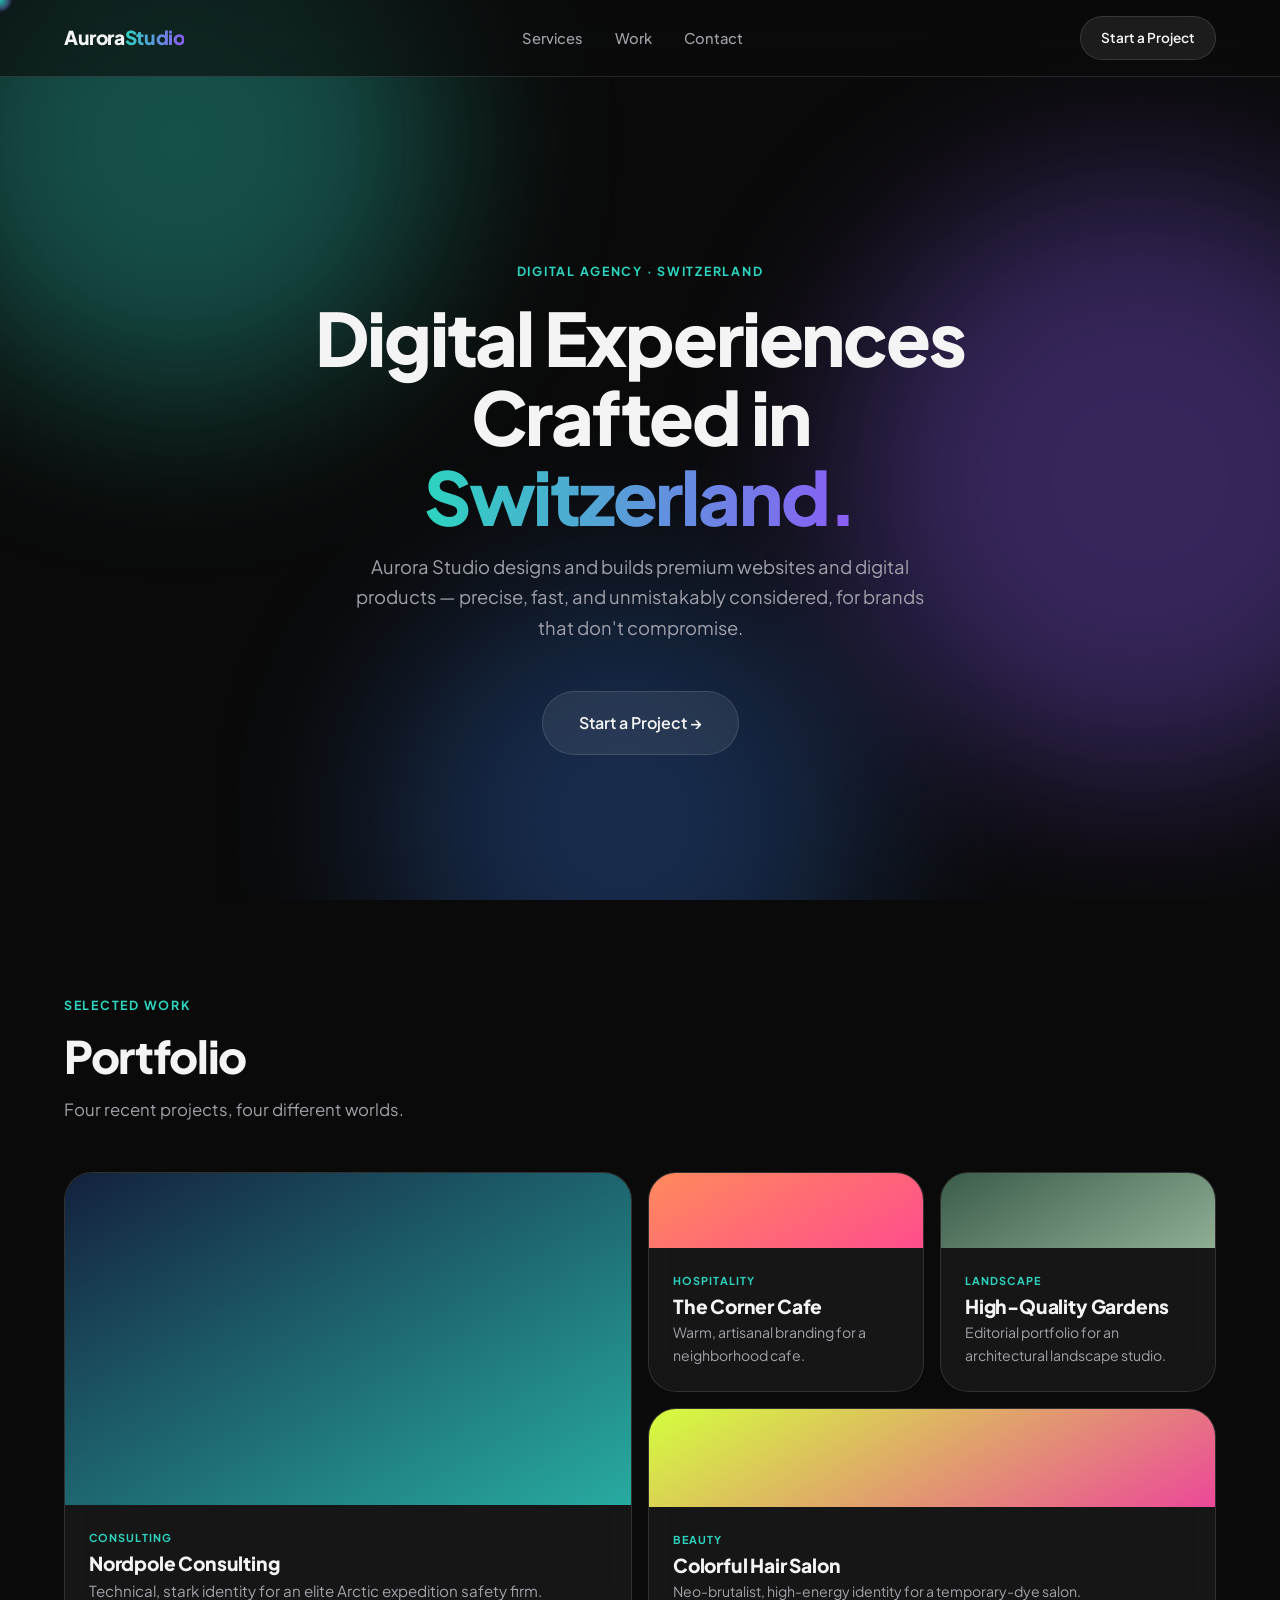
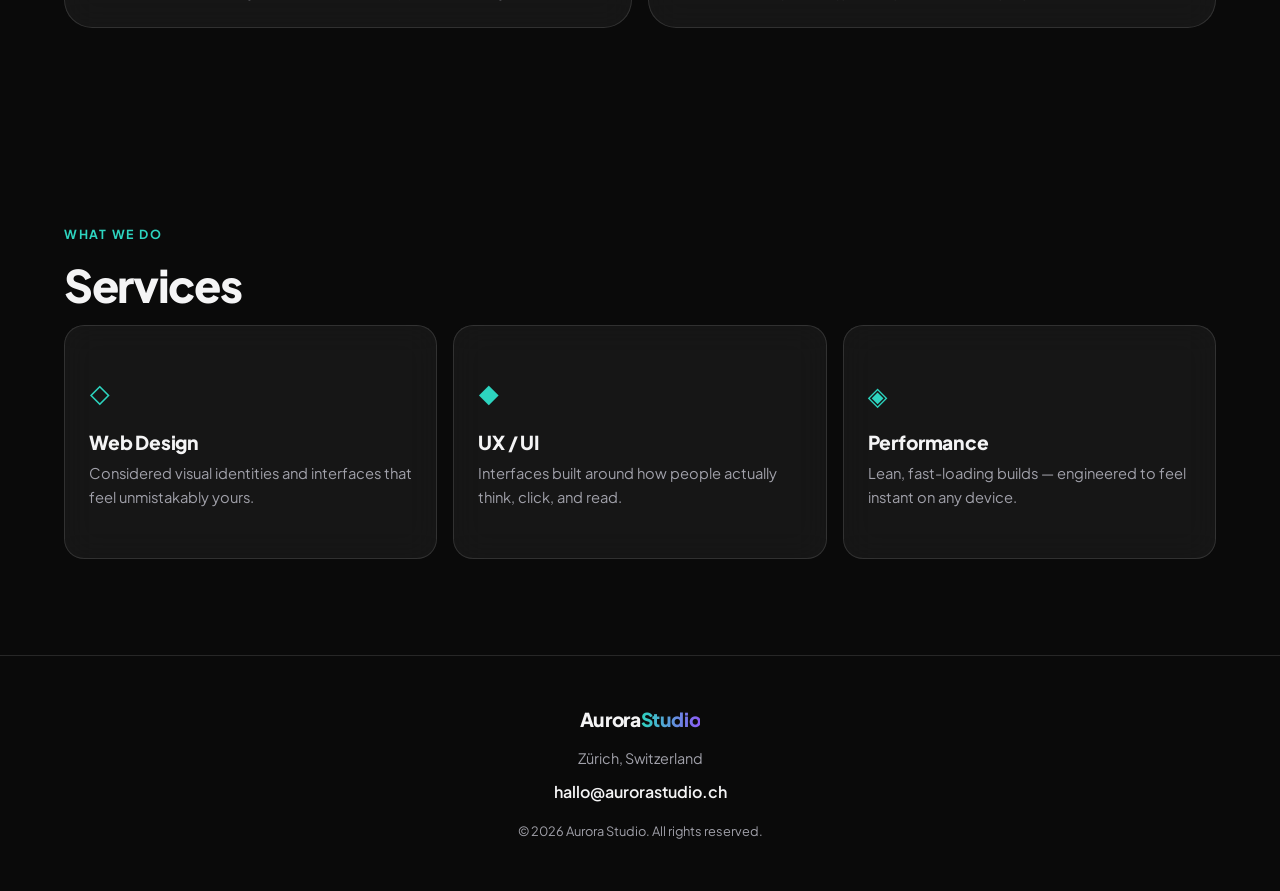
<file: index.html>
<!DOCTYPE html>
<html lang="en">
<head>
<meta charset="UTF-8">
<meta name="viewport" content="width=device-width, initial-scale=1.0">
<title>Aurora Studio — Digital Experiences Crafted in Switzerland</title>
<meta name="description" content="Aurora Studio is a Swiss digital agency crafting premium websites and digital products — web design, UX/UI, and performance engineering.">
<link rel="preconnect" href="https://fonts.googleapis.com">
<link rel="preconnect" href="https://fonts.gstatic.com" crossorigin>
<link href="https://fonts.googleapis.com/css2?family=Plus+Jakarta+Sans:wght@400;500;600;700;800&display=swap" rel="stylesheet">
<link rel="stylesheet" href="style.css">
</head>
<body>

<div class="aurora-bg" aria-hidden="true">
  <span class="orb orb-teal"></span>
  <span class="orb orb-violet"></span>
  <span class="orb orb-blue"></span>
</div>

<div class="cursor-glow" id="cursorGlow" aria-hidden="true"></div>

<header class="site-header" id="siteHeader">
  <div class="container header-inner">
    <a href="#top" class="logo">Aurora<span>Studio</span></a>
    <nav class="nav" id="nav">
      <a href="#services">Services</a>
      <a href="#work">Work</a>
      <a href="#contact">Contact</a>
    </nav>
    <a href="#contact" class="btn btn-glass btn-small header-cta">Start a Project</a>
    <button class="nav-toggle" id="navToggle" aria-label="Open menu">
      <span></span><span></span><span></span>
    </button>
  </div>
</header>

<main id="top">

  <section class="hero">
    <div class="container hero-inner">
      <p class="eyebrow reveal">DIGITAL AGENCY · SWITZERLAND</p>
      <h1 class="reveal">Digital Experiences<br>Crafted in <span class="gradient-text">Switzerland.</span></h1>
      <p class="hero-sub reveal">
        Aurora Studio designs and builds premium websites and digital products —
        precise, fast, and unmistakably considered, for brands that don't compromise.
      </p>
      <div class="hero-actions reveal">
        <a href="#contact" class="btn btn-glass btn-large">Start a Project →</a>
      </div>
    </div>
  </section>

  <section id="work" class="section">
    <div class="container">
      <p class="eyebrow reveal">SELECTED WORK</p>
      <h2 class="reveal">Portfolio</h2>
      <p class="section-sub reveal">Four recent projects, four different worlds.</p>

      <div class="bento">
        <a class="bento-card bento-featured reveal" href="sub/nordpole/index.html" target="_blank" rel="noopener noreferrer">
          <div class="bento-media bento-media-1"></div>
          <div class="bento-body">
            <span class="bento-tag">CONSULTING</span>
            <h3>Nordpole Consulting</h3>
            <p>Technical, stark identity for an elite Arctic expedition safety firm.</p>
          </div>
        </a>

        <a class="bento-card reveal" href="sub/cafe/index.html" target="_blank" rel="noopener noreferrer">
          <div class="bento-media bento-media-2"></div>
          <div class="bento-body">
            <span class="bento-tag">HOSPITALITY</span>
            <h3>The Corner Cafe</h3>
            <p>Warm, artisanal branding for a neighborhood cafe.</p>
          </div>
        </a>

        <a class="bento-card reveal" href="sub/gardens/index.html" target="_blank" rel="noopener noreferrer">
          <div class="bento-media bento-media-3"></div>
          <div class="bento-body">
            <span class="bento-tag">LANDSCAPE</span>
            <h3>High-Quality Gardens</h3>
            <p>Editorial portfolio for an architectural landscape studio.</p>
          </div>
        </a>

        <a class="bento-card bento-wide reveal" href="sub/colorful/index.html" target="_blank" rel="noopener noreferrer">
          <div class="bento-media bento-media-4"></div>
          <div class="bento-body">
            <span class="bento-tag">BEAUTY</span>
            <h3>Colorful Hair Salon</h3>
            <p>Neo-brutalist, high-energy identity for a temporary-dye salon.</p>
          </div>
        </a>
      </div>
    </div>
  </section>

  <section id="services" class="section">
    <div class="container">
      <p class="eyebrow reveal">WHAT WE DO</p>
      <h2 class="reveal">Services</h2>

      <div class="services-grid">
        <div class="glass-card reveal">
          <div class="glass-icon">◇</div>
          <h3>Web Design</h3>
          <p>Considered visual identities and interfaces that feel unmistakably yours.</p>
        </div>
        <div class="glass-card reveal">
          <div class="glass-icon">◆</div>
          <h3>UX / UI</h3>
          <p>Interfaces built around how people actually think, click, and read.</p>
        </div>
        <div class="glass-card reveal">
          <div class="glass-icon">◈</div>
          <h3>Performance</h3>
          <p>Lean, fast-loading builds — engineered to feel instant on any device.</p>
        </div>
      </div>
    </div>
  </section>

</main>

<footer id="contact" class="site-footer">
  <div class="container footer-inner">
    <span class="logo">Aurora<span>Studio</span></span>
    <p class="footer-location">Zürich, Switzerland</p>
    <a href="mailto:hallo@aurorastudio.ch" class="footer-mail">hallo@aurorastudio.ch</a>
    <p class="footer-copy">© 2026 Aurora Studio. All rights reserved.</p>
  </div>
</footer>

<script src="script.js"></script>
</body>
</html>
</file>
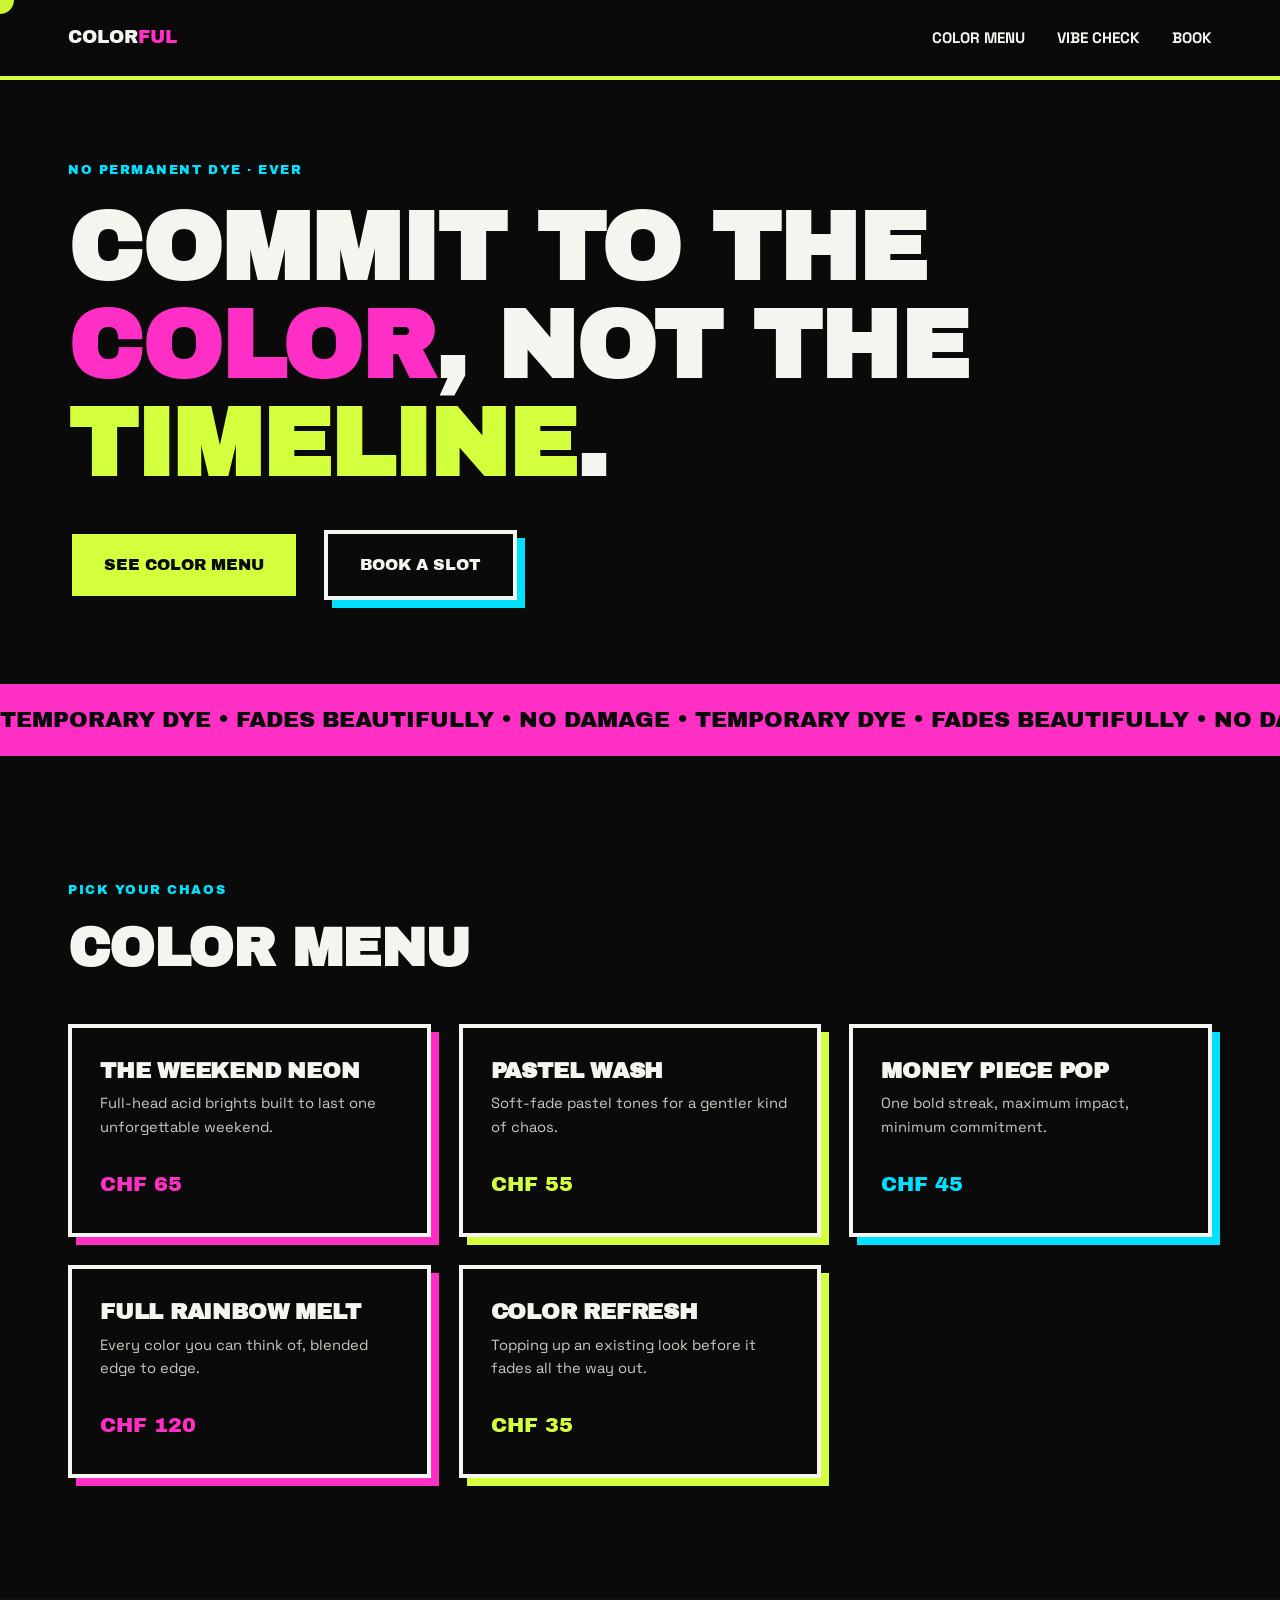
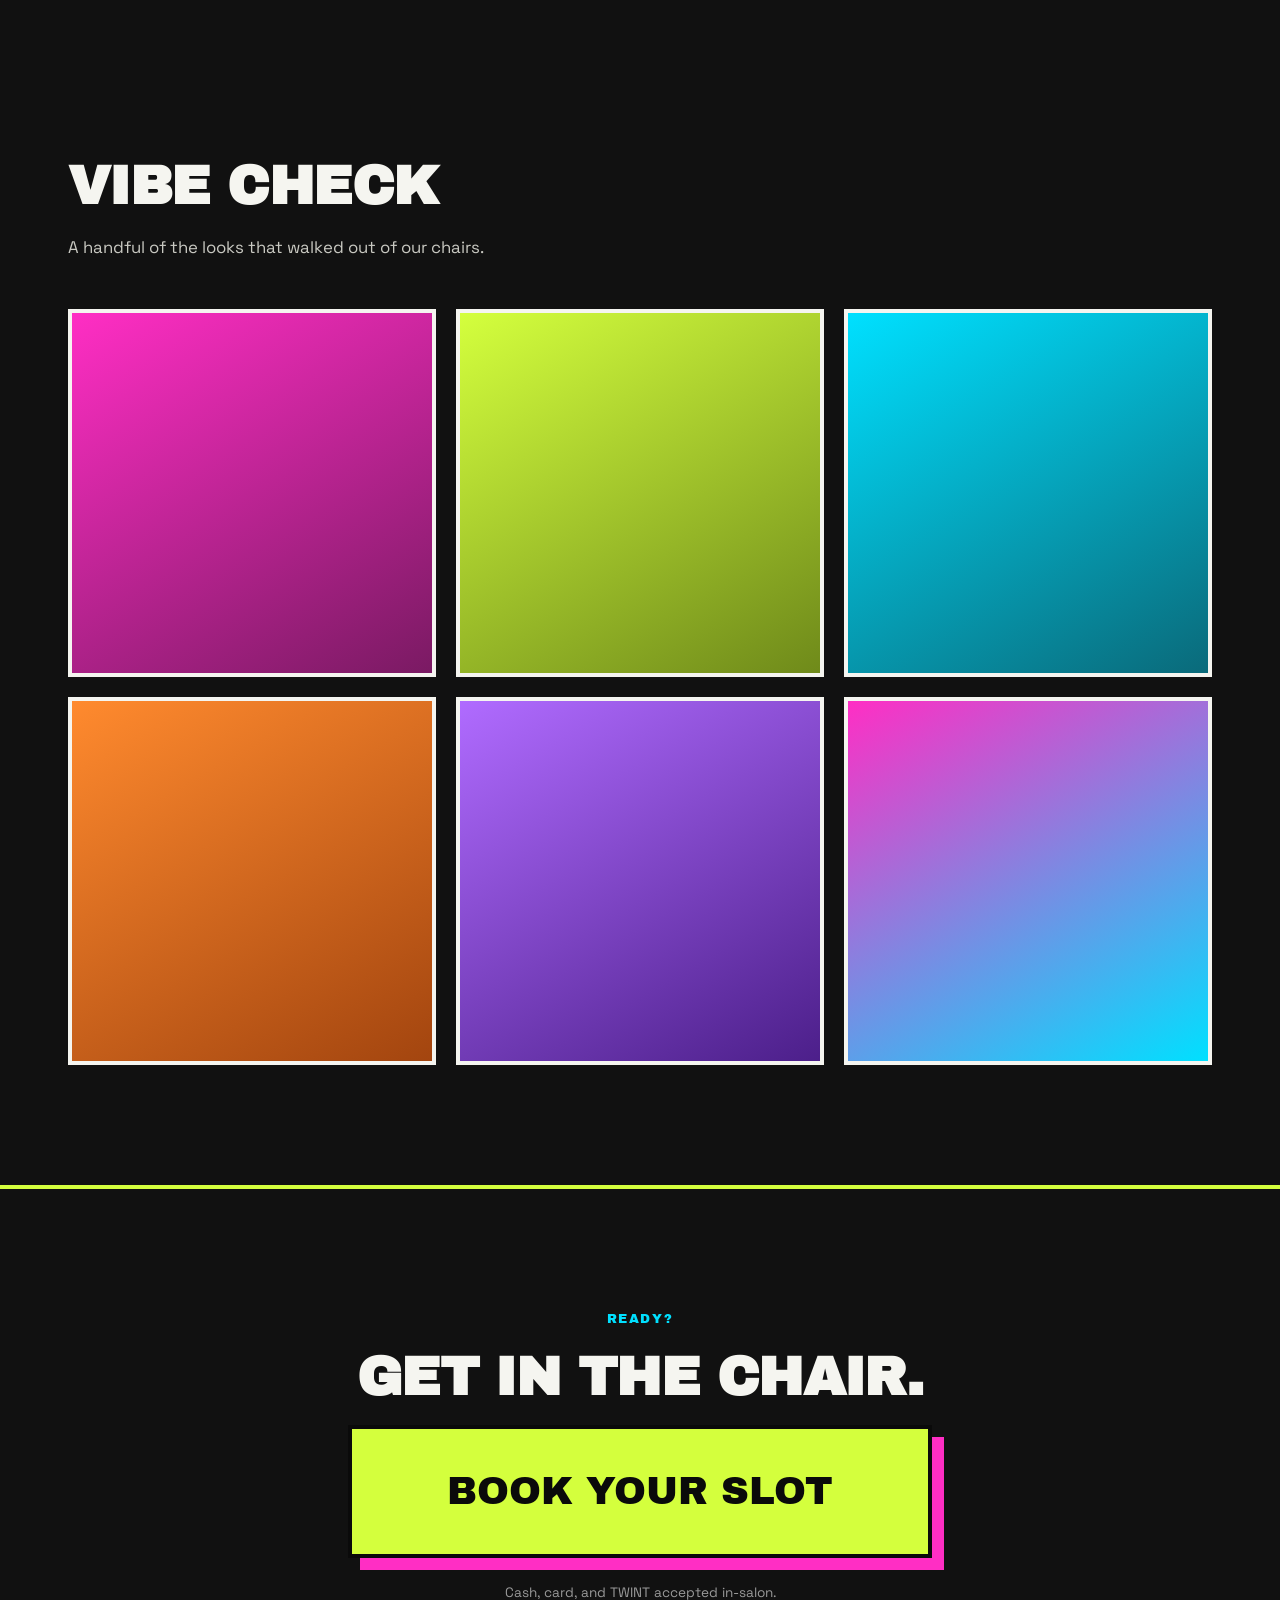
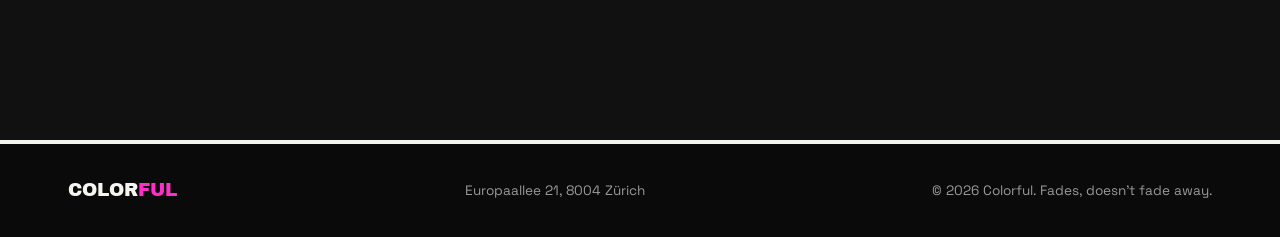
<file: colorful-hair-salon/index.html>
<!DOCTYPE html>
<html lang="en">
<head>
<meta charset="UTF-8">
<meta name="viewport" content="width=device-width, initial-scale=1.0">
<title>Colorful — Temporary Dye Salon</title>
<meta name="description" content="Colorful is a modern hair salon focused exclusively on temporary, wild hair dyes. Neon, pastel, and rainbow color — no damage, no commitment.">
<link rel="preconnect" href="https://fonts.googleapis.com">
<link rel="preconnect" href="https://fonts.gstatic.com" crossorigin>
<link href="https://fonts.googleapis.com/css2?family=Archivo+Black&family=Space+Grotesk:wght@400;500;600;700&display=swap" rel="stylesheet">
<link rel="stylesheet" href="style.css">
</head>
<body>

<div class="cursor-dot" id="cursorDot" aria-hidden="true"></div>

<header class="site-header">
  <div class="container header-inner">
    <a href="#top" class="logo">COLOR<span>FUL</span></a>
    <nav class="nav" id="nav">
      <a href="#menu">Color Menu</a>
      <a href="#vibe">Vibe Check</a>
      <a href="#book">Book</a>
    </nav>
    <button class="nav-toggle" id="navToggle" aria-label="Open menu">
      <span></span><span></span><span></span>
    </button>
  </div>
</header>

<main id="top">

  <section class="hero">
    <div class="container hero-inner">
      <p class="eyebrow reveal" data-cursor="pink">NO PERMANENT DYE · EVER</p>
      <h1 class="reveal">Commit to the<br><span class="hl-pink">color</span>, not the<br><span class="hl-green">timeline</span>.</h1>
      <div class="hero-actions reveal">
        <a href="#menu" class="btn btn-primary" data-cursor="green">See Color Menu</a>
        <a href="#book" class="btn btn-outline" data-cursor="blue">Book a Slot</a>
      </div>
    </div>

    <div class="marquee" aria-hidden="true">
      <div class="marquee-track">
        <span>TEMPORARY DYE&nbsp;•&nbsp;FADES BEAUTIFULLY&nbsp;•&nbsp;NO DAMAGE&nbsp;•&nbsp;</span>
        <span>TEMPORARY DYE&nbsp;•&nbsp;FADES BEAUTIFULLY&nbsp;•&nbsp;NO DAMAGE&nbsp;•&nbsp;</span>
        <span>TEMPORARY DYE&nbsp;•&nbsp;FADES BEAUTIFULLY&nbsp;•&nbsp;NO DAMAGE&nbsp;•&nbsp;</span>
        <span>TEMPORARY DYE&nbsp;•&nbsp;FADES BEAUTIFULLY&nbsp;•&nbsp;NO DAMAGE&nbsp;•&nbsp;</span>
      </div>
    </div>
  </section>

  <section id="menu" class="section">
    <div class="container">
      <p class="eyebrow reveal" data-cursor="green">PICK YOUR CHAOS</p>
      <h2 class="reveal">Color Menu</h2>

      <div class="menu-grid">
        <div class="menu-card reveal card-pink" data-cursor="pink">
          <h3>The Weekend Neon</h3>
          <p>Full-head acid brights built to last one unforgettable weekend.</p>
          <span class="menu-price">CHF 65</span>
        </div>
        <div class="menu-card reveal card-green" data-cursor="green">
          <h3>Pastel Wash</h3>
          <p>Soft-fade pastel tones for a gentler kind of chaos.</p>
          <span class="menu-price">CHF 55</span>
        </div>
        <div class="menu-card reveal card-blue" data-cursor="blue">
          <h3>Money Piece Pop</h3>
          <p>One bold streak, maximum impact, minimum commitment.</p>
          <span class="menu-price">CHF 45</span>
        </div>
        <div class="menu-card reveal card-pink" data-cursor="pink">
          <h3>Full Rainbow Melt</h3>
          <p>Every color you can think of, blended edge to edge.</p>
          <span class="menu-price">CHF 120</span>
        </div>
        <div class="menu-card reveal card-green" data-cursor="green">
          <h3>Color Refresh</h3>
          <p>Topping up an existing look before it fades all the way out.</p>
          <span class="menu-price">CHF 35</span>
        </div>
      </div>
    </div>
  </section>

  <section id="vibe" class="section section-alt">
    <div class="container">
      <p class="eyebrow reveal" data-cursor="blue">PROOF</p>
      <h2 class="reveal">Vibe Check</h2>
      <p class="section-sub reveal">A handful of the looks that walked out of our chairs.</p>

      <div class="vibe-grid">
        <div class="vibe-card reveal vibe-1" data-cursor="pink"></div>
        <div class="vibe-card reveal vibe-2" data-cursor="green"></div>
        <div class="vibe-card reveal vibe-3" data-cursor="blue"></div>
        <div class="vibe-card reveal vibe-4" data-cursor="pink"></div>
        <div class="vibe-card reveal vibe-5" data-cursor="green"></div>
        <div class="vibe-card reveal vibe-6" data-cursor="blue"></div>
      </div>
    </div>
  </section>

  <section id="book" class="section section-book">
    <div class="container book-inner">
      <p class="eyebrow reveal" data-cursor="pink">READY?</p>
      <h2 class="reveal">Get in the chair.</h2>
      <a href="mailto:book@colorful.ch" class="btn-book reveal" data-cursor="green">BOOK YOUR SLOT</a>
      <p class="book-note reveal">Cash, card, and TWINT accepted in-salon.</p>
    </div>
  </section>

</main>

<footer class="site-footer">
  <div class="container footer-inner">
    <span class="logo">COLOR<span>FUL</span></span>
    <address>Europaallee 21, 8004 Zürich</address>
    <p class="footer-copy">© 2026 Colorful. Fades, doesn't fade away.</p>
  </div>
</footer>

<script src="script.js"></script>
</body>
</html>
</file>
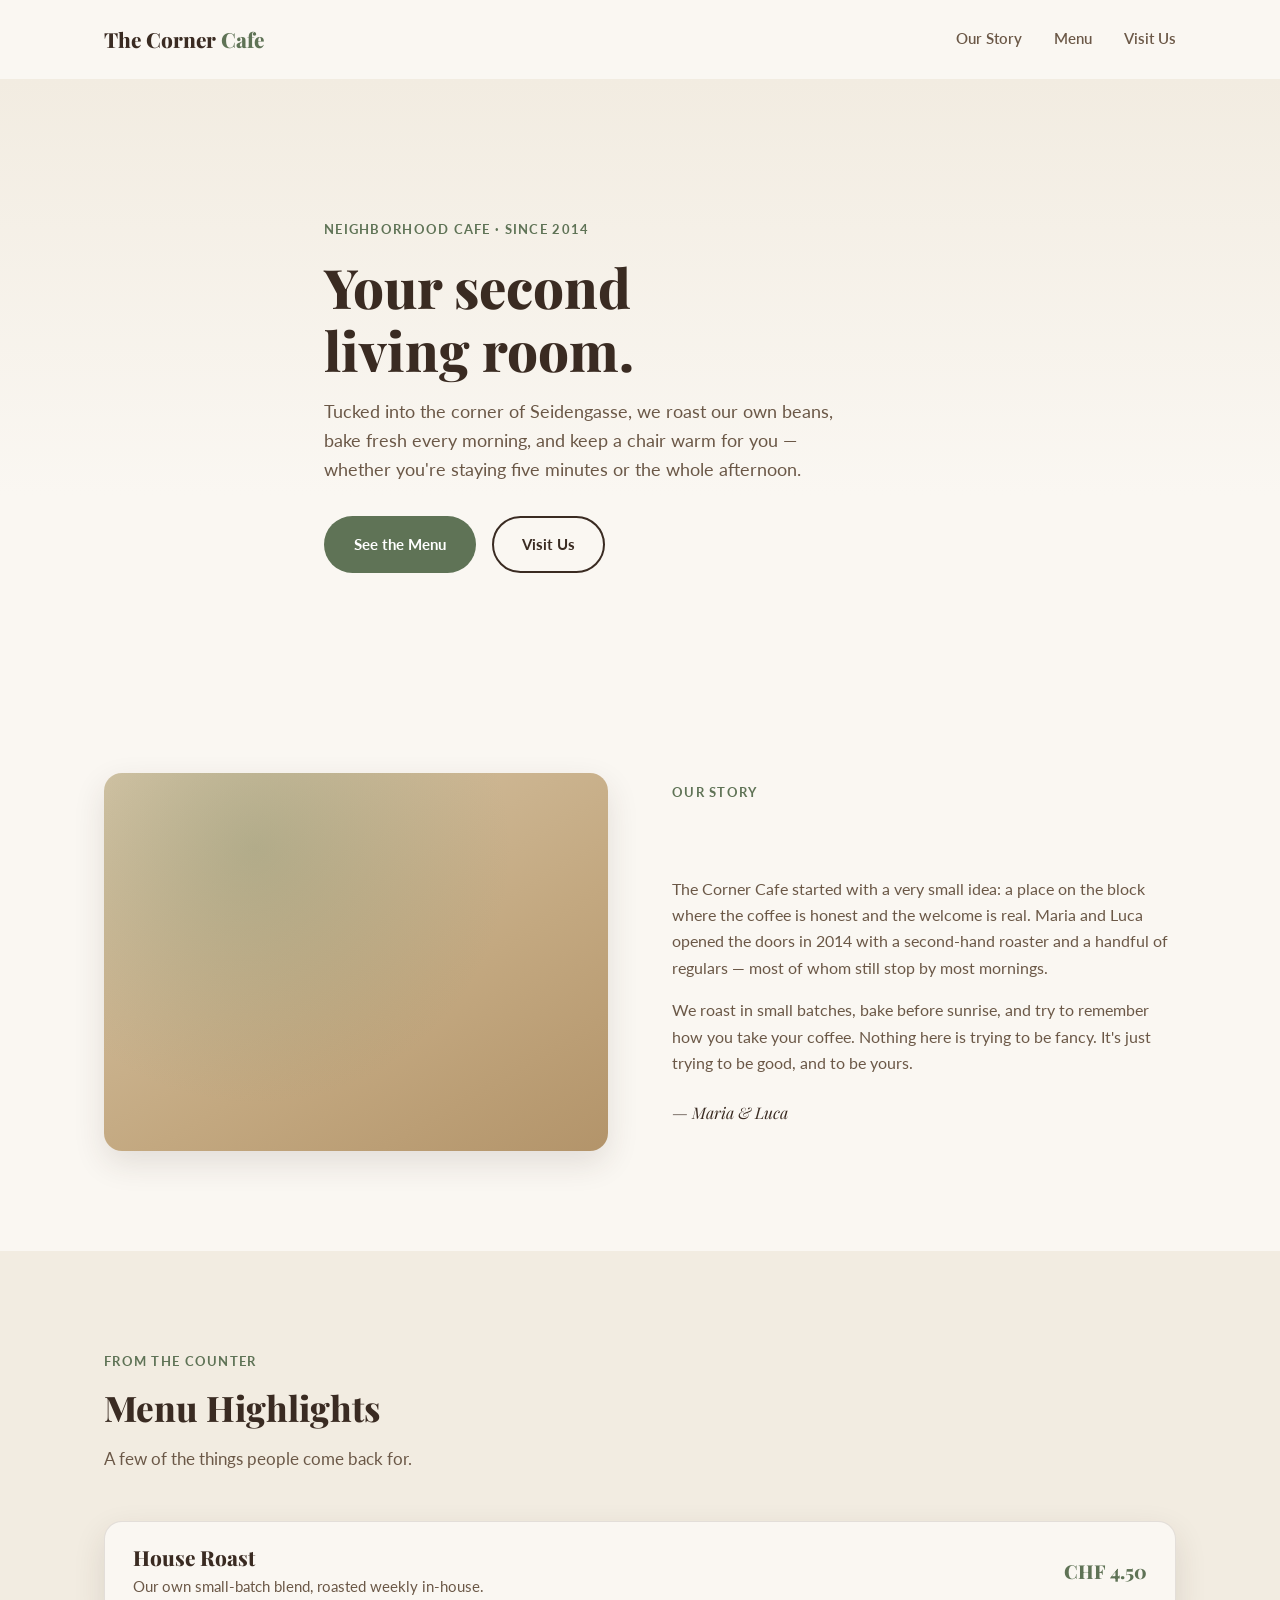
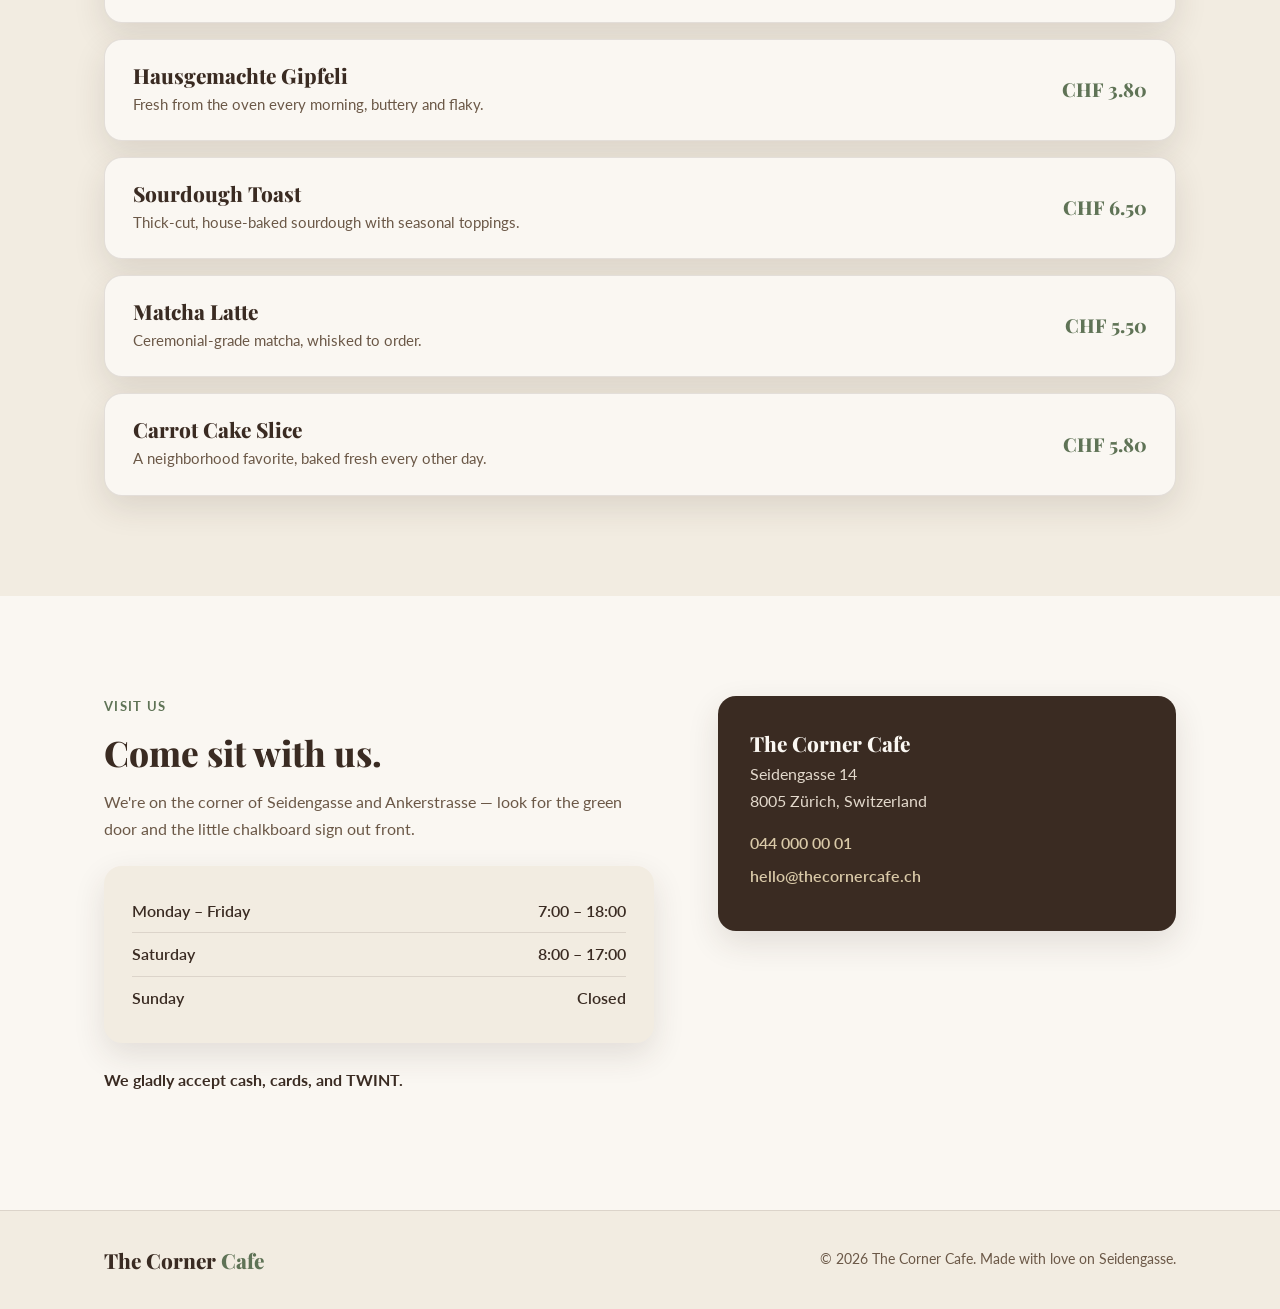
<file: corner-cafe/index.html>
<!DOCTYPE html>
<html lang="en">
<head>
<meta charset="UTF-8">
<meta name="viewport" content="width=device-width, initial-scale=1.0">
<title>The Corner Cafe — Your Second Living Room</title>
<meta name="description" content="The Corner Cafe is an independent neighborhood cafe serving house-roasted coffee, fresh Gipfeli, and sourdough toast in a warm, welcoming space.">
<link rel="preconnect" href="https://fonts.googleapis.com">
<link rel="preconnect" href="https://fonts.gstatic.com" crossorigin>
<link href="https://fonts.googleapis.com/css2?family=Playfair+Display:wght@700;800&family=Lato:wght@400;600;700&display=swap" rel="stylesheet">
<link rel="stylesheet" href="style.css">
</head>
<body>

<header class="site-header" id="siteHeader">
  <div class="container header-inner">
    <a href="#top" class="logo">The Corner <span>Cafe</span></a>
    <nav class="nav" id="nav">
      <a href="#story">Our Story</a>
      <a href="#menu">Menu</a>
      <a href="#visit">Visit Us</a>
    </nav>
    <button class="nav-toggle" id="navToggle" aria-label="Open menu">
      <span></span><span></span><span></span>
    </button>
  </div>
</header>

<main id="top">

  <section class="hero">
    <div class="container hero-inner">
      <p class="eyebrow reveal">NEIGHBORHOOD CAFE · SINCE 2014</p>
      <h1 class="reveal">Your second<br>living room.</h1>
      <p class="hero-sub reveal">
        Tucked into the corner of Seidengasse, we roast our own beans, bake fresh every
        morning, and keep a chair warm for you — whether you're staying five minutes or
        the whole afternoon.
      </p>
      <div class="hero-actions reveal">
        <a href="#menu" class="btn btn-primary">See the Menu</a>
        <a href="#visit" class="btn btn-outline">Visit Us</a>
      </div>
    </div>
  </section>

  <section id="story" class="section">
    <div class="container story-inner">
      <div class="story-image reveal" aria-hidden="true"></div>
      <div class="story-text">
        <p class="eyebrow reveal">OUR STORY</p>
        <h2 class="reveal">Made by hand, by neighbors.</h2>
        <p class="reveal">
          The Corner Cafe started with a very small idea: a place on the block where
          the coffee is honest and the welcome is real. Maria and Luca opened the doors
          in 2014 with a second-hand roaster and a handful of regulars — most of whom
          still stop by most mornings.
        </p>
        <p class="reveal">
          We roast in small batches, bake before sunrise, and try to remember how you
          take your coffee. Nothing here is trying to be fancy. It's just trying to be
          good, and to be yours.
        </p>
        <p class="story-signature reveal">— Maria &amp; Luca</p>
      </div>
    </div>
  </section>

  <section id="menu" class="section section-alt">
    <div class="container">
      <p class="eyebrow reveal">FROM THE COUNTER</p>
      <h2 class="reveal">Menu Highlights</h2>
      <p class="section-sub reveal">A few of the things people come back for.</p>

      <ul class="menu-list">
        <li class="menu-item reveal">
          <div class="menu-item-info">
            <h3>House Roast</h3>
            <p>Our own small-batch blend, roasted weekly in-house.</p>
          </div>
          <span class="menu-price">CHF 4.50</span>
        </li>
        <li class="menu-item reveal">
          <div class="menu-item-info">
            <h3>Hausgemachte Gipfeli</h3>
            <p>Fresh from the oven every morning, buttery and flaky.</p>
          </div>
          <span class="menu-price">CHF 3.80</span>
        </li>
        <li class="menu-item reveal">
          <div class="menu-item-info">
            <h3>Sourdough Toast</h3>
            <p>Thick-cut, house-baked sourdough with seasonal toppings.</p>
          </div>
          <span class="menu-price">CHF 6.50</span>
        </li>
        <li class="menu-item reveal">
          <div class="menu-item-info">
            <h3>Matcha Latte</h3>
            <p>Ceremonial-grade matcha, whisked to order.</p>
          </div>
          <span class="menu-price">CHF 5.50</span>
        </li>
        <li class="menu-item reveal">
          <div class="menu-item-info">
            <h3>Carrot Cake Slice</h3>
            <p>A neighborhood favorite, baked fresh every other day.</p>
          </div>
          <span class="menu-price">CHF 5.80</span>
        </li>
      </ul>
    </div>
  </section>

  <section id="visit" class="section visit">
    <div class="container visit-inner">
      <div class="visit-text">
        <p class="eyebrow reveal">VISIT US</p>
        <h2 class="reveal">Come sit with us.</h2>
        <p class="reveal">
          We're on the corner of Seidengasse and Ankerstrasse — look for the green door
          and the little chalkboard sign out front.
        </p>

        <div class="hours reveal">
          <div class="hours-row">
            <span>Monday – Friday</span>
            <span>7:00 – 18:00</span>
          </div>
          <div class="hours-row">
            <span>Saturday</span>
            <span>8:00 – 17:00</span>
          </div>
          <div class="hours-row">
            <span>Sunday</span>
            <span>Closed</span>
          </div>
        </div>

        <p class="payment-note reveal">We gladly accept cash, cards, and TWINT.</p>
      </div>
      <div class="visit-card reveal">
        <h3>The Corner Cafe</h3>
        <address>
          Seidengasse 14<br>
          8005 Zürich, Switzerland
        </address>
        <a href="tel:+41440000001">044 000 00 01</a>
        <a href="mailto:hello@thecornercafe.ch">hello@thecornercafe.ch</a>
      </div>
    </div>
  </section>

</main>

<footer class="site-footer">
  <div class="container footer-inner">
    <span class="logo">The Corner <span>Cafe</span></span>
    <p class="footer-copy">© 2026 The Corner Cafe. Made with love on Seidengasse.</p>
  </div>
</footer>

<script src="script.js"></script>
</body>
</html>
</file>
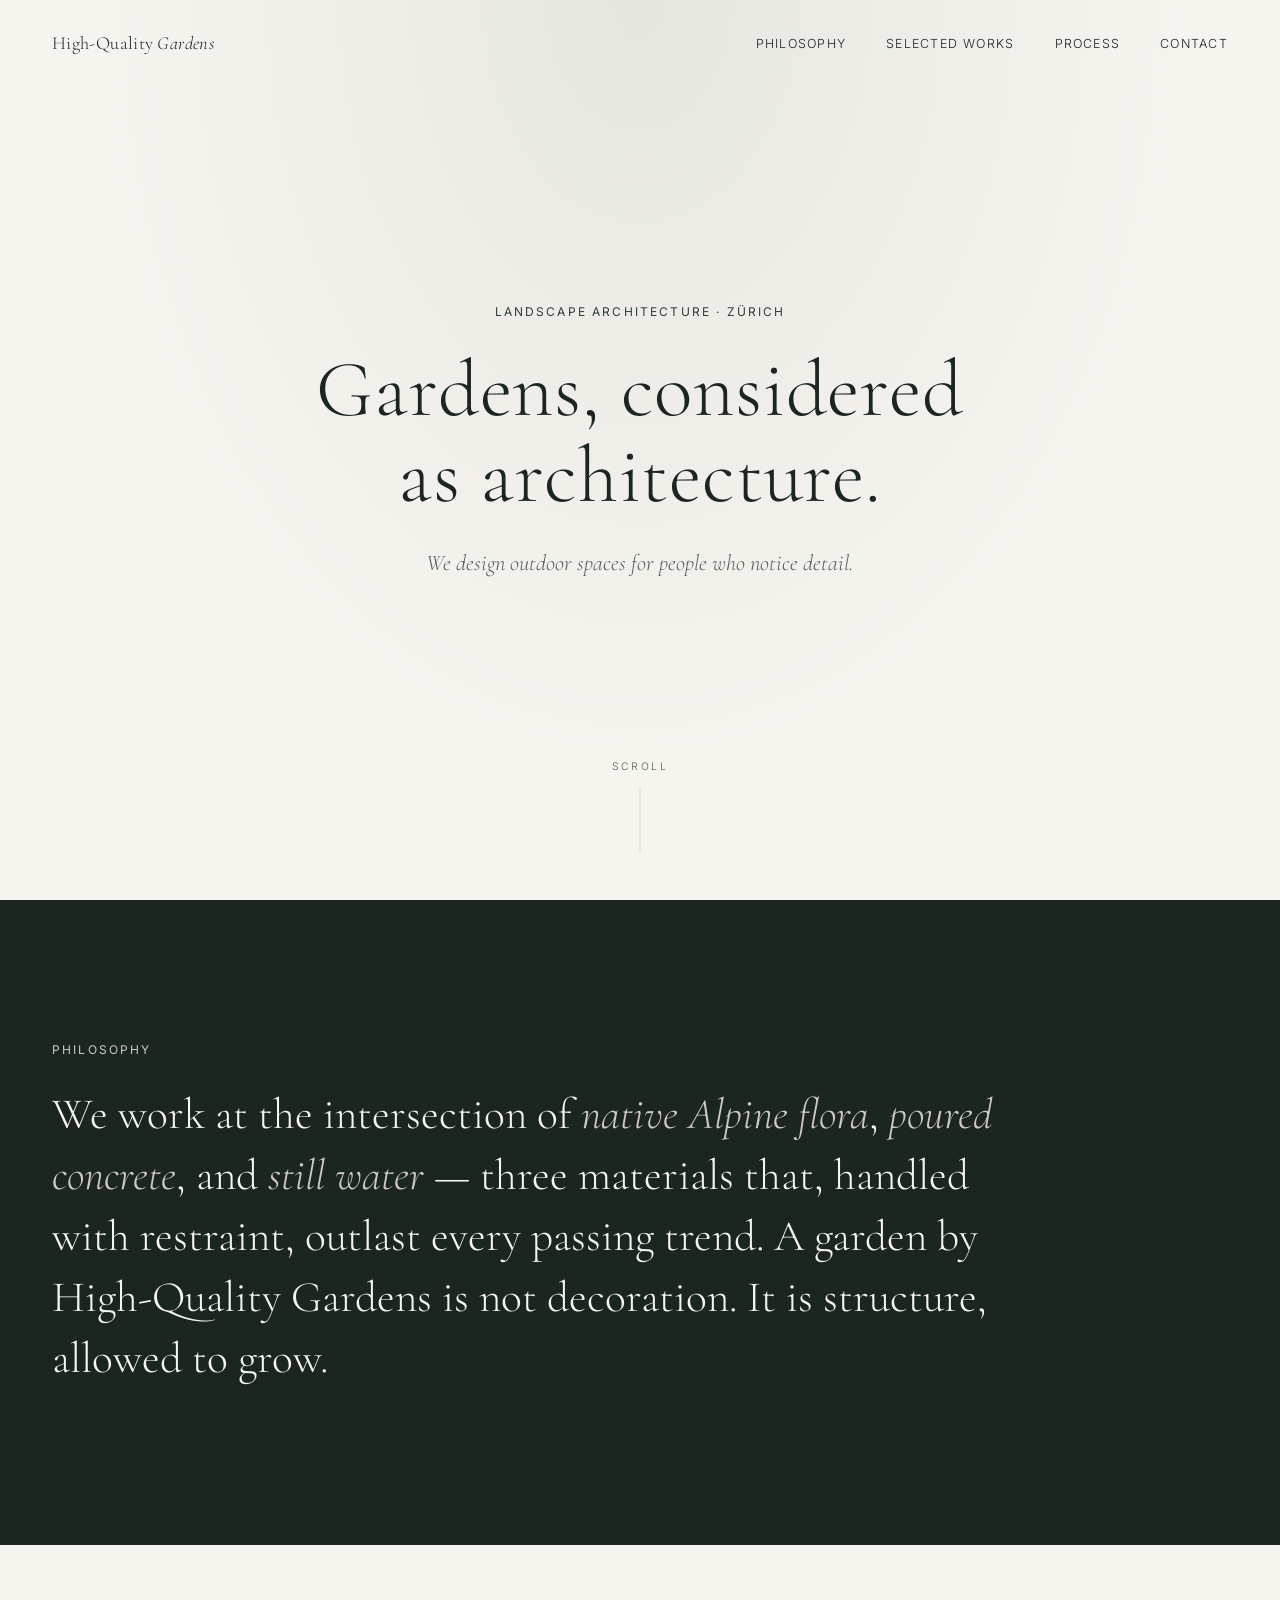
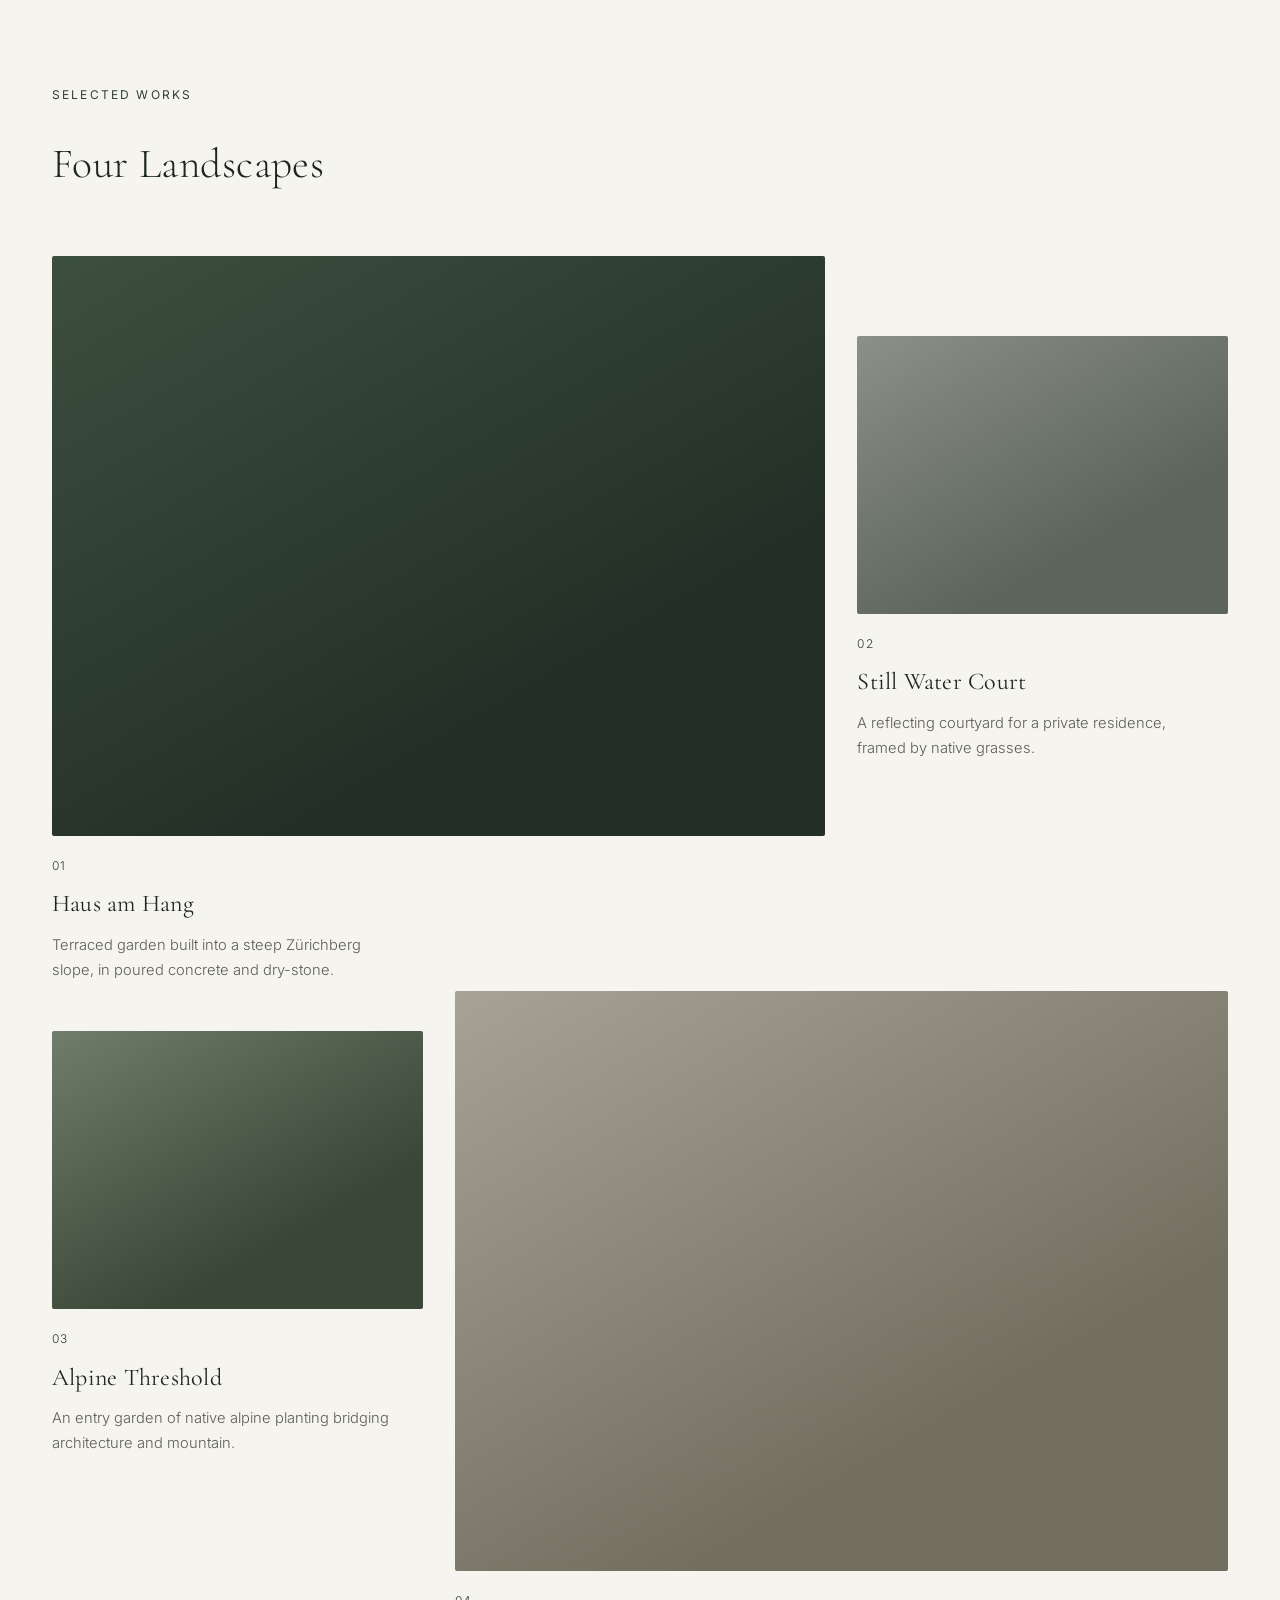
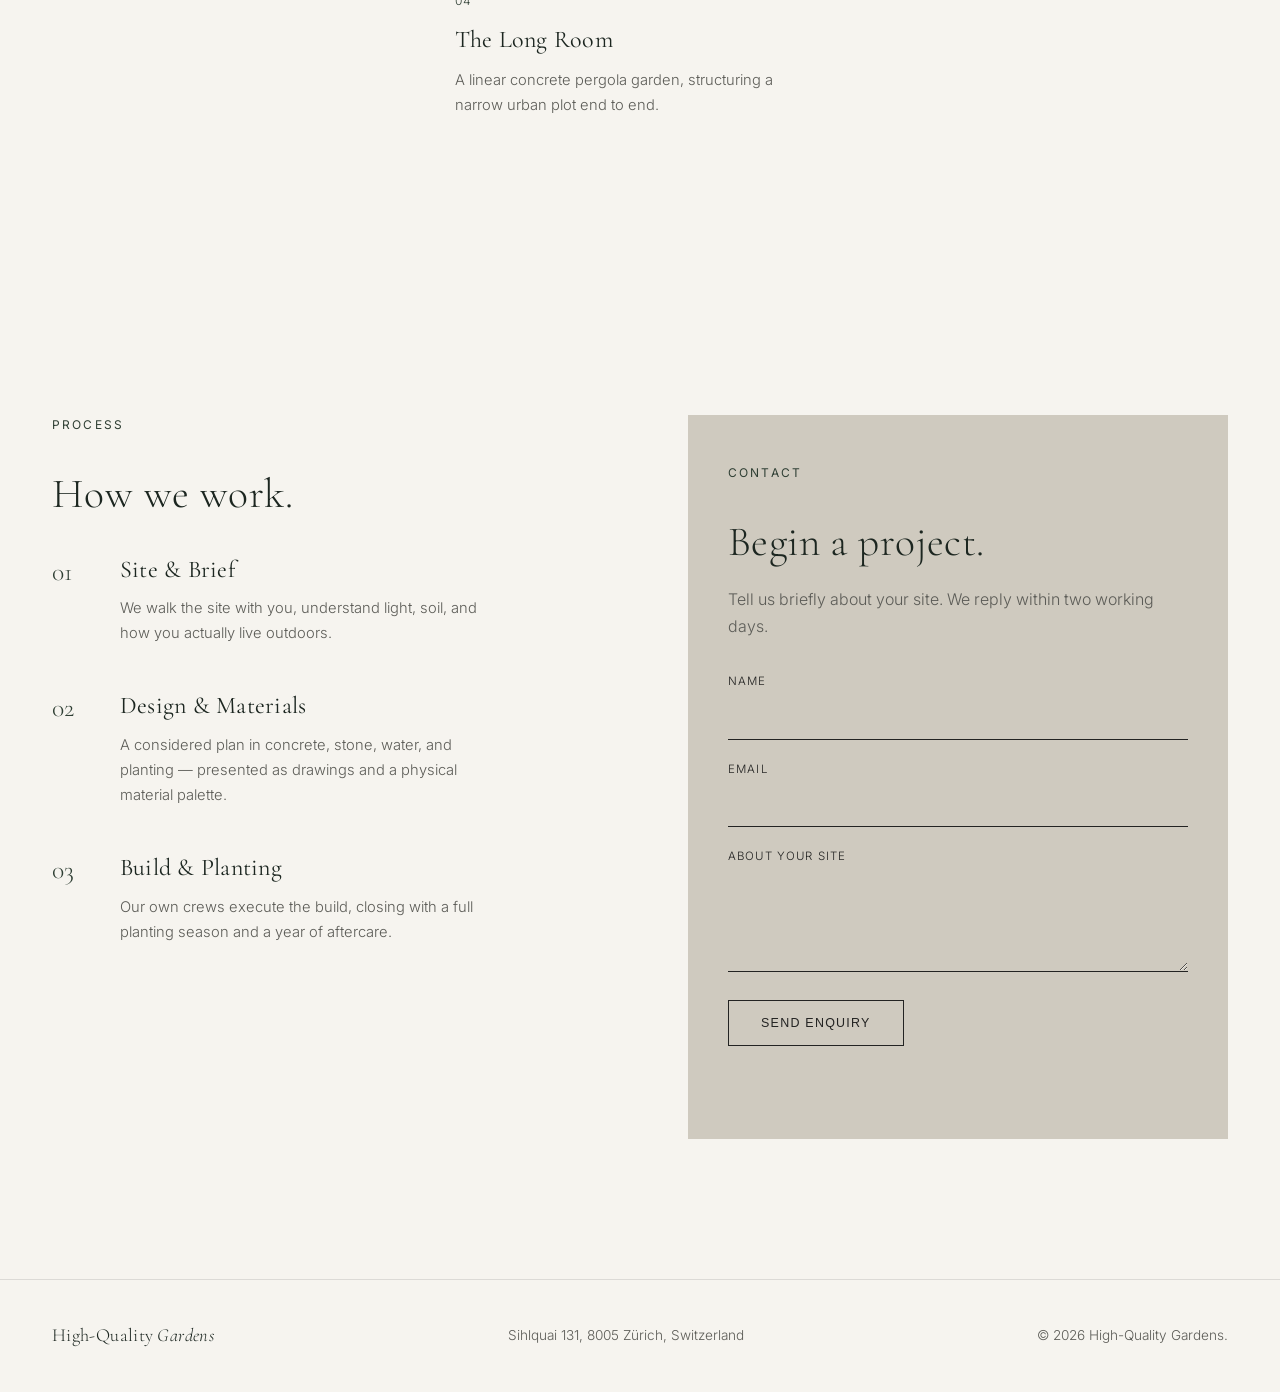
<file: high-quality-gardens/index.html>
<!DOCTYPE html>
<html lang="en">
<head>
<meta charset="UTF-8">
<meta name="viewport" content="width=device-width, initial-scale=1.0">
<title>High-Quality Gardens — Architectural Landscape Studio</title>
<meta name="description" content="High-Quality Gardens designs architectural outdoor spaces rooted in native Alpine flora, concrete, and water.">
<link rel="preconnect" href="https://fonts.googleapis.com">
<link rel="preconnect" href="https://fonts.gstatic.com" crossorigin>
<link href="https://fonts.googleapis.com/css2?family=Cormorant+Garamond:wght@300;400;500&family=Inter:wght@300;400;500&display=swap" rel="stylesheet">
<link rel="stylesheet" href="style.css">
</head>
<body>

<header class="site-header" id="siteHeader">
  <div class="container header-inner">
    <a href="#top" class="logo">High-Quality<span>Gardens</span></a>
    <nav class="nav" id="nav">
      <a href="#philosophy">Philosophy</a>
      <a href="#works">Selected Works</a>
      <a href="#process">Process</a>
      <a href="#contact">Contact</a>
    </nav>
    <button class="nav-toggle" id="navToggle" aria-label="Open menu">
      <span></span><span></span><span></span>
    </button>
  </div>
</header>

<main id="top">

  <section class="hero">
    <div class="hero-inner">
      <p class="eyebrow reveal">LANDSCAPE ARCHITECTURE · ZÜRICH</p>
      <h1 class="reveal">Gardens, considered<br>as architecture.</h1>
      <p class="hero-sub reveal">We design outdoor spaces for people who notice detail.</p>
    </div>
    <div class="scroll-indicator" aria-hidden="true">
      <span class="scroll-label">SCROLL</span>
      <span class="scroll-line"><span class="scroll-line-fill"></span></span>
    </div>
  </section>

  <section id="philosophy" class="section philosophy">
    <div class="container">
      <p class="eyebrow reveal">PHILOSOPHY</p>
      <p class="philosophy-statement reveal">
        We work at the intersection of <em>native Alpine flora</em>, <em>poured concrete</em>,
        and <em>still water</em> — three materials that, handled with restraint, outlast
        every passing trend. A garden by High-Quality Gardens is not decoration. It is
        structure, allowed to grow.
      </p>
    </div>
  </section>

  <section id="works" class="section works">
    <div class="container">
      <p class="eyebrow reveal">SELECTED WORKS</p>
      <h2 class="reveal">Four Landscapes</h2>

      <div class="masonry">
        <figure class="masonry-item item-1 reveal">
          <div class="masonry-media">
            <div class="masonry-image img-1"></div>
          </div>
          <figcaption>
            <span class="work-num">01</span>
            <h3>Haus am Hang</h3>
            <p>Terraced garden built into a steep Zürichberg slope, in poured concrete and dry-stone.</p>
          </figcaption>
        </figure>

        <figure class="masonry-item item-2 reveal">
          <div class="masonry-media">
            <div class="masonry-image img-2"></div>
          </div>
          <figcaption>
            <span class="work-num">02</span>
            <h3>Still Water Court</h3>
            <p>A reflecting courtyard for a private residence, framed by native grasses.</p>
          </figcaption>
        </figure>

        <figure class="masonry-item item-3 reveal">
          <div class="masonry-media">
            <div class="masonry-image img-3"></div>
          </div>
          <figcaption>
            <span class="work-num">03</span>
            <h3>Alpine Threshold</h3>
            <p>An entry garden of native alpine planting bridging architecture and mountain.</p>
          </figcaption>
        </figure>

        <figure class="masonry-item item-4 reveal">
          <div class="masonry-media">
            <div class="masonry-image img-4"></div>
          </div>
          <figcaption>
            <span class="work-num">04</span>
            <h3>The Long Room</h3>
            <p>A linear concrete pergola garden, structuring a narrow urban plot end to end.</p>
          </figcaption>
        </figure>
      </div>
    </div>
  </section>

  <section id="process" class="section process">
    <div class="container process-inner">
      <div class="process-steps">
        <p class="eyebrow reveal">PROCESS</p>
        <h2 class="reveal">How we work.</h2>

        <ol class="steps-list">
          <li class="step reveal">
            <span class="step-num">01</span>
            <div>
              <h3>Site &amp; Brief</h3>
              <p>We walk the site with you, understand light, soil, and how you actually live outdoors.</p>
            </div>
          </li>
          <li class="step reveal">
            <span class="step-num">02</span>
            <div>
              <h3>Design &amp; Materials</h3>
              <p>A considered plan in concrete, stone, water, and planting — presented as drawings and a physical material palette.</p>
            </div>
          </li>
          <li class="step reveal">
            <span class="step-num">03</span>
            <div>
              <h3>Build &amp; Planting</h3>
              <p>Our own crews execute the build, closing with a full planting season and a year of aftercare.</p>
            </div>
          </li>
        </ol>
      </div>

      <div id="contact" class="contact-block reveal">
        <p class="eyebrow">CONTACT</p>
        <h2>Begin a project.</h2>
        <p class="contact-sub">Tell us briefly about your site. We reply within two working days.</p>
        <form class="contact-form" id="contactForm">
          <div class="field">
            <label for="name">Name</label>
            <input type="text" id="name" name="name" required>
          </div>
          <div class="field">
            <label for="email">Email</label>
            <input type="email" id="email" name="email" required>
          </div>
          <div class="field">
            <label for="message">About your site</label>
            <textarea id="message" name="message" rows="4" required></textarea>
          </div>
          <button type="submit" class="btn btn-outline">Send Enquiry</button>
        </form>
        <p class="form-status" id="formStatus" role="status"></p>
      </div>
    </div>
  </section>

</main>

<footer class="site-footer">
  <div class="container footer-inner">
    <span class="logo">High-Quality<span>Gardens</span></span>
    <address>Sihlquai 131, 8005 Zürich, Switzerland</address>
    <p class="footer-copy">© 2026 High-Quality Gardens.</p>
  </div>
</footer>

<script src="script.js"></script>
</body>
</html>
</file>
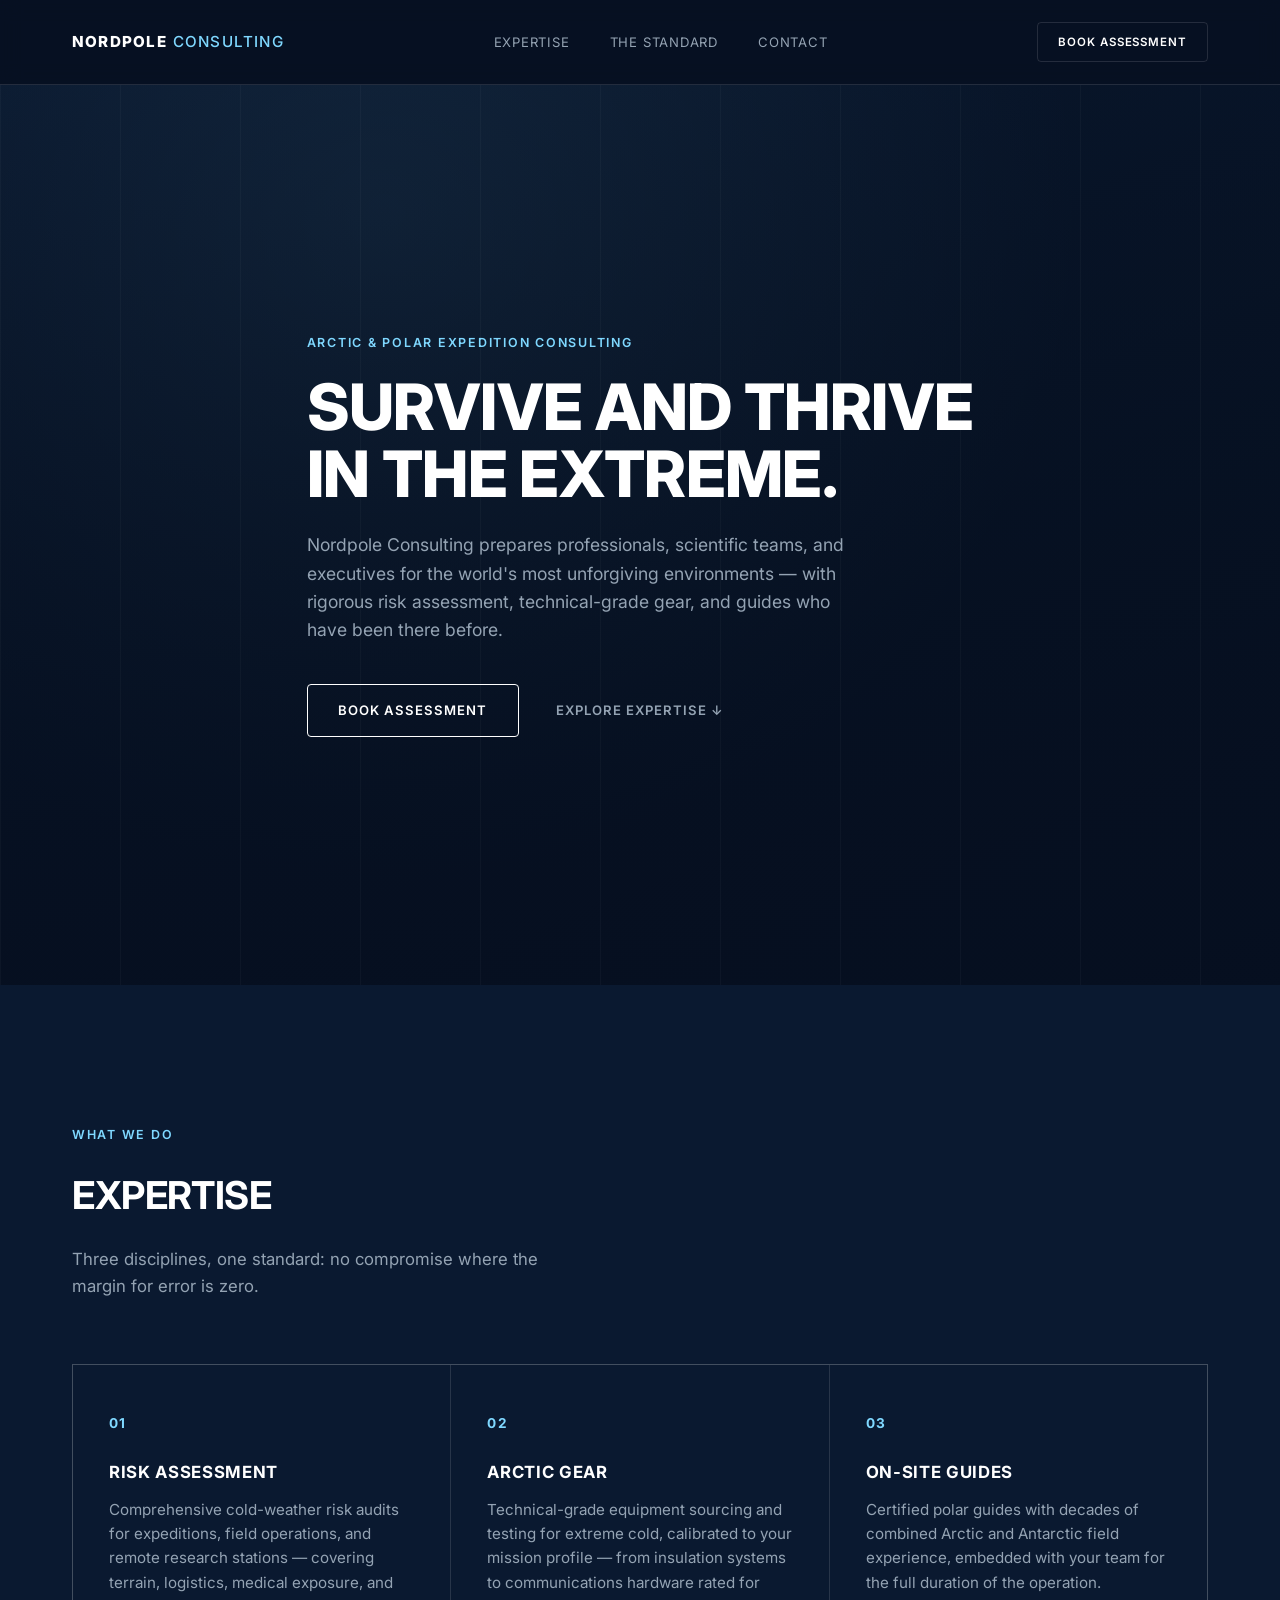
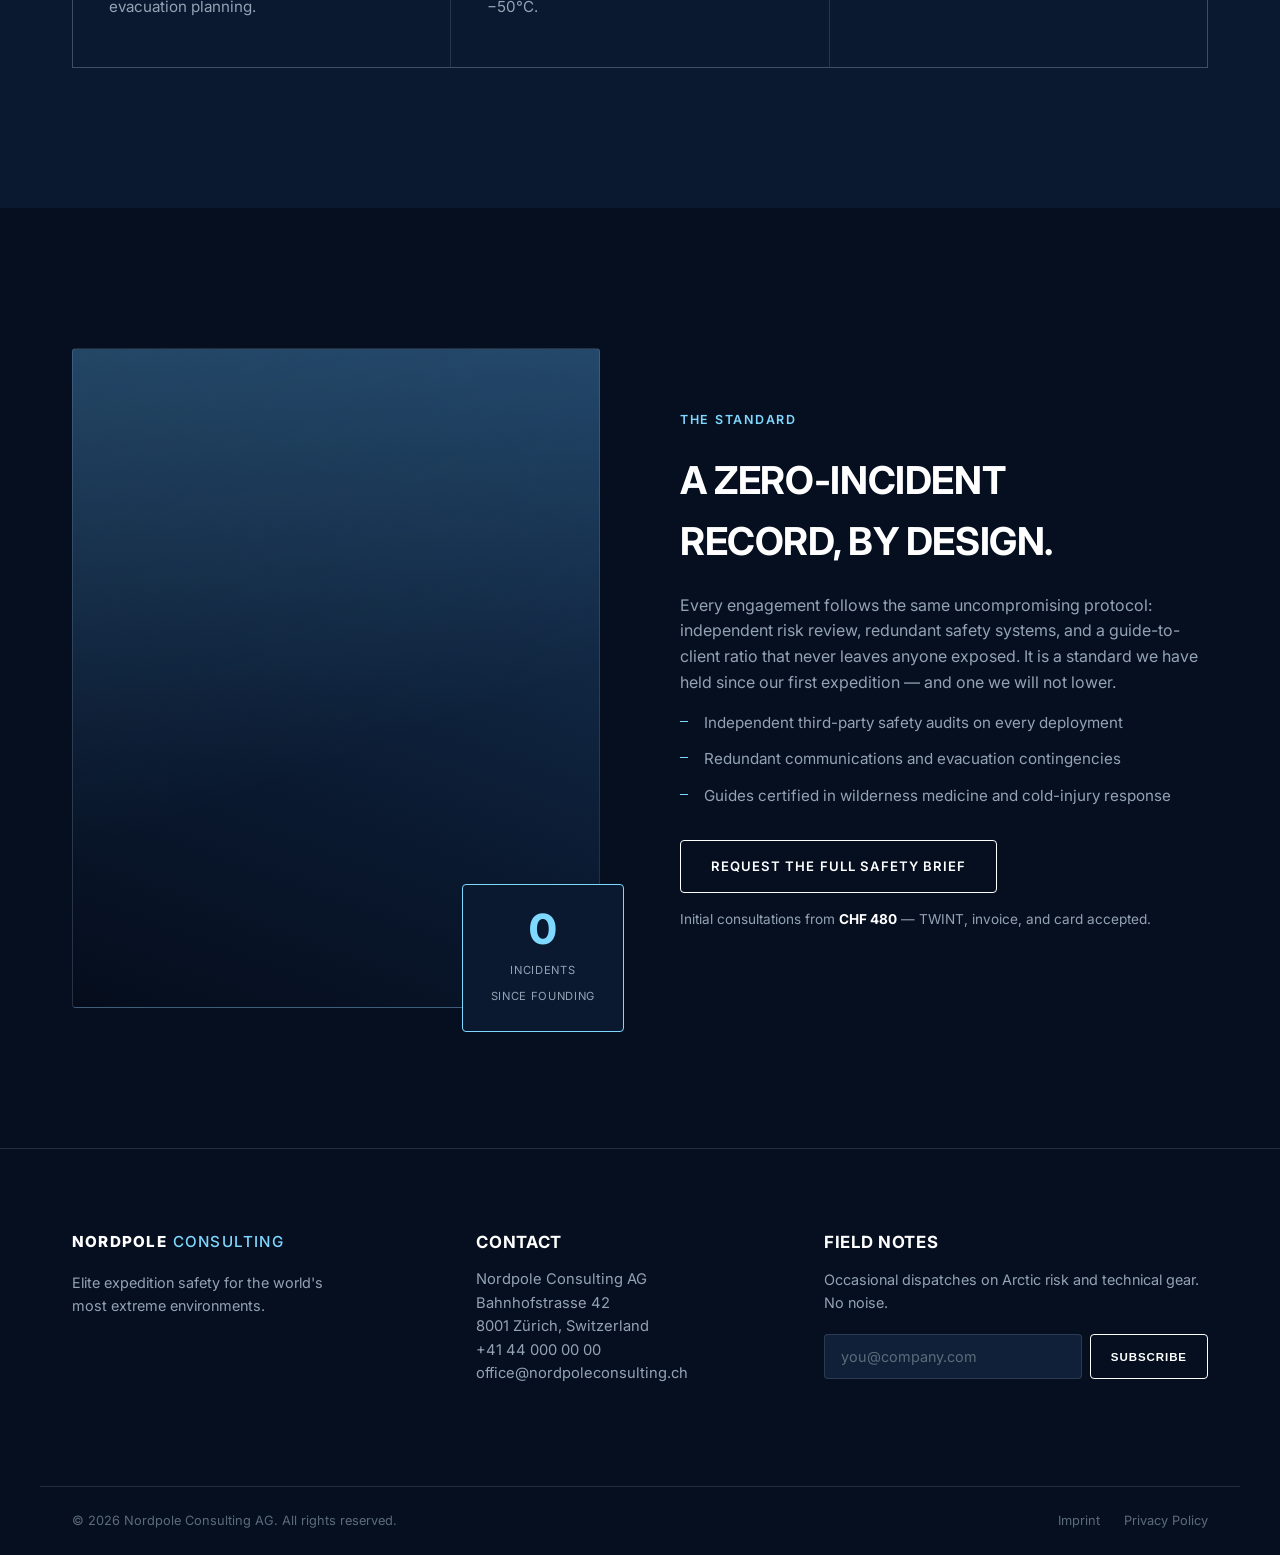
<file: nordpole-consulting/index.html>
<!DOCTYPE html>
<html lang="en">
<head>
<meta charset="UTF-8">
<meta name="viewport" content="width=device-width, initial-scale=1.0">
<title>Nordpole Consulting — Elite Arctic &amp; Polar Expedition Safety</title>
<meta name="description" content="Nordpole Consulting is an elite expedition consulting firm helping professionals stay safe in extreme cold, from Arctic risk assessment to on-site polar guides.">
<link rel="preconnect" href="https://fonts.googleapis.com">
<link rel="preconnect" href="https://fonts.gstatic.com" crossorigin>
<link href="https://fonts.googleapis.com/css2?family=Inter:wght@400;500;600;700;800&display=swap" rel="stylesheet">
<link rel="stylesheet" href="style.css">
</head>
<body>

<header class="site-header">
  <div class="container header-inner">
    <a href="#top" class="logo">NORDPOLE<span>CONSULTING</span></a>
    <nav class="nav" id="nav">
      <a href="#expertise">Expertise</a>
      <a href="#standard">The Standard</a>
      <a href="#contact">Contact</a>
    </nav>
    <a href="#contact" class="btn btn-ghost btn-small header-cta">Book Assessment</a>
    <button class="nav-toggle" id="navToggle" aria-label="Open menu">
      <span></span><span></span><span></span>
    </button>
  </div>
</header>

<main id="top">

  <section class="hero">
    <div class="hero-bg" id="heroBg" aria-hidden="true"></div>
    <div class="hero-overlay" aria-hidden="true"></div>
    <div class="container hero-inner">
      <p class="eyebrow reveal">ARCTIC &amp; POLAR EXPEDITION CONSULTING</p>
      <h1 class="reveal">Survive and Thrive<br>in the Extreme.</h1>
      <p class="hero-sub reveal">
        Nordpole Consulting prepares professionals, scientific teams, and executives
        for the world's most unforgiving environments — with rigorous risk assessment,
        technical-grade gear, and guides who have been there before.
      </p>
      <div class="hero-actions reveal">
        <a href="#contact" class="btn btn-outline">Book Assessment</a>
        <a href="#expertise" class="btn btn-text">Explore Expertise ↓</a>
      </div>
    </div>
  </section>

  <section id="expertise" class="section">
    <div class="container">
      <p class="eyebrow reveal">WHAT WE DO</p>
      <h2 class="reveal">Expertise</h2>
      <p class="section-sub reveal">
        Three disciplines, one standard: no compromise where the margin for error is zero.
      </p>

      <div class="grid grid-3">
        <div class="expertise-card reveal">
          <span class="expertise-num">01</span>
          <h3>Risk Assessment</h3>
          <p>
            Comprehensive cold-weather risk audits for expeditions, field operations, and
            remote research stations — covering terrain, logistics, medical exposure, and
            evacuation planning.
          </p>
        </div>
        <div class="expertise-card reveal">
          <span class="expertise-num">02</span>
          <h3>Arctic Gear</h3>
          <p>
            Technical-grade equipment sourcing and testing for extreme cold, calibrated to
            your mission profile — from insulation systems to communications hardware rated
            for −50°C.
          </p>
        </div>
        <div class="expertise-card reveal">
          <span class="expertise-num">03</span>
          <h3>On-Site Guides</h3>
          <p>
            Certified polar guides with decades of combined Arctic and Antarctic field
            experience, embedded with your team for the full duration of the operation.
          </p>
        </div>
      </div>
    </div>
  </section>

  <section id="standard" class="section standard">
    <div class="container standard-inner">
      <div class="standard-media reveal">
        <div class="standard-image"></div>
        <div class="standard-badge">
          <span class="standard-badge-num">0</span>
          <span class="standard-badge-label">Incidents<br>since founding</span>
        </div>
      </div>
      <div class="standard-text">
        <p class="eyebrow reveal">THE STANDARD</p>
        <h2 class="reveal">A zero-incident record, by design.</h2>
        <p class="reveal">
          Every engagement follows the same uncompromising protocol: independent risk review,
          redundant safety systems, and a guide-to-client ratio that never leaves anyone exposed.
          It is a standard we have held since our first expedition — and one we will not lower.
        </p>
        <ul class="standard-list reveal">
          <li>Independent third-party safety audits on every deployment</li>
          <li>Redundant communications and evacuation contingencies</li>
          <li>Guides certified in wilderness medicine and cold-injury response</li>
        </ul>
        <div class="standard-cta reveal">
          <a href="#contact" class="btn btn-outline">Request the Full Safety Brief</a>
          <p class="standard-price">Initial consultations from <strong>CHF 480</strong> — TWINT, invoice, and card accepted.</p>
        </div>
      </div>
    </div>
  </section>

</main>

<footer id="contact" class="site-footer">
  <div class="container footer-inner">
    <div class="footer-brand">
      <span class="logo">NORDPOLE<span>CONSULTING</span></span>
      <p class="footer-tagline">Elite expedition safety for the world's most extreme environments.</p>
    </div>

    <div class="footer-contact">
      <h3>Contact</h3>
      <address>
        Nordpole Consulting AG<br>
        Bahnhofstrasse 42<br>
        8001 Zürich, Switzerland<br>
        <a href="tel:+41440000000">+41 44 000 00 00</a><br>
        <a href="mailto:office@nordpoleconsulting.ch">office@nordpoleconsulting.ch</a>
      </address>
    </div>

    <div class="footer-newsletter">
      <h3>Field Notes</h3>
      <p>Occasional dispatches on Arctic risk and technical gear. No noise.</p>
      <form class="newsletter-form" id="newsletterForm">
        <input type="email" name="email" placeholder="you@company.com" required aria-label="Email address">
        <button type="submit" class="btn btn-outline btn-small">Subscribe</button>
      </form>
      <p class="newsletter-status" id="newsletterStatus" role="status"></p>
    </div>
  </div>

  <div class="container footer-bottom">
    <p>© 2026 Nordpole Consulting AG. All rights reserved.</p>
    <nav class="footer-legal">
      <a href="#">Imprint</a>
      <a href="#">Privacy Policy</a>
    </nav>
  </div>
</footer>

<script src="script.js"></script>
</body>
</html>
</file>
<file: style.css>
:root {
  /* Colors */
  --bg: #0a0a0a;
  --bg-elevated: #101014;
  --text: #f4f4f5;
  --text-muted: #a1a1aa;
  --accent-teal: #2dd4bf;
  --accent-violet: #8b5cf6;
  --accent-blue: #3b82f6;
  --accent-gradient: linear-gradient(90deg, var(--accent-teal), var(--accent-violet));

  --glass-bg: rgba(255, 255, 255, 0.05);
  --glass-bg-strong: rgba(255, 255, 255, 0.08);
  --glass-border: rgba(255, 255, 255, 0.12);
  --glass-blur: 16px;

  /* Spacing */
  --space-xs: 8px;
  --space-sm: 16px;
  --space-md: 24px;
  --space-lg: 48px;
  --space-xl: 96px;

  /* Radius */
  --radius-sm: 12px;
  --radius-md: 20px;
  --radius-lg: 28px;

  --max-width: 1200px;
  --font: 'Plus Jakarta Sans', system-ui, -apple-system, sans-serif;
}

* { box-sizing: border-box; }

html { scroll-behavior: smooth; }

body {
  margin: 0;
  background: var(--bg);
  color: var(--text);
  font-family: var(--font);
  line-height: 1.65;
  -webkit-font-smoothing: antialiased;
  overflow-x: hidden;
  cursor: none;
}

@media (hover: none) {
  body { cursor: auto; }
  .cursor-glow { display: none; }
}

.container {
  max-width: var(--max-width);
  margin: 0 auto;
  padding: 0 24px;
  position: relative;
}

a { color: inherit; text-decoration: none; }

h1, h2, h3 {
  margin: 0 0 var(--space-sm);
  font-weight: 800;
  letter-spacing: -0.03em;
  line-height: 1.08;
}

h1 { font-size: clamp(2.6rem, 6vw, 4.6rem); }
h2 { font-size: clamp(2rem, 4vw, 2.8rem); }
h3 { font-size: 1.2rem; margin-bottom: 8px; letter-spacing: -0.01em; }

p { margin: 0 0 var(--space-sm); color: var(--text-muted); font-weight: 400; }

.gradient-text {
  background: var(--accent-gradient);
  -webkit-background-clip: text;
  background-clip: text;
  color: transparent;
}

/* Aurora background */
.aurora-bg {
  position: fixed;
  inset: 0;
  z-index: -1;
  overflow: hidden;
  pointer-events: none;
}

.orb {
  position: absolute;
  border-radius: 50%;
  filter: blur(90px);
  opacity: 0.35;
}

.orb-teal {
  width: 520px;
  height: 520px;
  top: -120px;
  left: -80px;
  background: var(--accent-teal);
}

.orb-violet {
  width: 600px;
  height: 600px;
  top: 20%;
  right: -160px;
  background: var(--accent-violet);
}

.orb-blue {
  width: 480px;
  height: 480px;
  bottom: -160px;
  left: 30%;
  background: var(--accent-blue);
  opacity: 0.28;
}

/* Custom cursor */
.cursor-glow {
  position: fixed;
  top: 0;
  left: 0;
  width: 22px;
  height: 22px;
  border-radius: 50%;
  background: radial-gradient(circle, rgba(45, 212, 191, 0.9), rgba(139, 92, 246, 0.3) 70%, transparent 75%);
  filter: blur(1px);
  pointer-events: none;
  z-index: 999;
  transform: translate(-50%, -50%);
  transition: width 0.2s ease, height 0.2s ease, opacity 0.2s ease;
  will-change: transform;
}

.cursor-glow.cursor-active {
  width: 44px;
  height: 44px;
}

/* Reveal animation */
.reveal {
  opacity: 0;
  transform: translateY(32px);
  transition: opacity 0.8s cubic-bezier(0.2, 0.65, 0.2, 1), transform 0.8s cubic-bezier(0.2, 0.65, 0.2, 1);
}

.reveal.is-visible {
  opacity: 1;
  transform: translateY(0);
}

/* Header */
.site-header {
  position: sticky;
  top: 0;
  z-index: 100;
  background: rgba(10, 10, 10, 0.6);
  backdrop-filter: blur(var(--glass-blur));
  -webkit-backdrop-filter: blur(var(--glass-blur));
  border-bottom: 1px solid var(--glass-border);
}

.header-inner {
  display: flex;
  align-items: center;
  justify-content: space-between;
  height: 76px;
}

.logo { font-weight: 800; font-size: 1.2rem; letter-spacing: -0.02em; }

.logo span {
  background: var(--accent-gradient);
  -webkit-background-clip: text;
  background-clip: text;
  color: transparent;
}

.nav { display: flex; gap: 32px; }

.nav a {
  color: var(--text-muted);
  font-size: 0.92rem;
  font-weight: 500;
  transition: color 0.2s ease;
}

.nav a:hover { color: var(--text); }

.header-cta { display: inline-flex; }

.nav-toggle {
  display: none;
  flex-direction: column;
  justify-content: center;
  gap: 5px;
  width: 40px;
  height: 40px;
  background: none;
  border: none;
  cursor: none;
}

.nav-toggle span { width: 100%; height: 2px; background: var(--text); border-radius: 2px; }

/* Buttons */
.btn {
  display: inline-block;
  padding: 14px 28px;
  border-radius: 999px;
  font-weight: 600;
  font-size: 0.95rem;
  border: 1px solid transparent;
  transition: transform 0.2s ease, background 0.2s ease, border-color 0.2s ease;
}

.btn-glass {
  background: var(--glass-bg-strong);
  backdrop-filter: blur(var(--glass-blur));
  -webkit-backdrop-filter: blur(var(--glass-blur));
  border-color: var(--glass-border);
  color: var(--text);
}

.btn-glass:hover {
  transform: translateY(-2px);
  background: rgba(255, 255, 255, 0.12);
  border-color: rgba(255, 255, 255, 0.24);
}

.btn-small { padding: 10px 20px; font-size: 0.85rem; }
.btn-large { padding: 18px 36px; font-size: 1rem; }

/* Hero */
.hero {
  padding: 180px 0 140px;
  text-align: center;
}

.hero-inner { max-width: 780px; margin: 0 auto; }

.eyebrow {
  display: inline-block;
  color: var(--accent-teal);
  font-size: 0.78rem;
  font-weight: 700;
  letter-spacing: 0.14em;
  margin-bottom: var(--space-sm);
}

.hero-sub {
  font-size: 1.15rem;
  max-width: 580px;
  margin: var(--space-sm) auto var(--space-lg);
}

.hero-actions { display: flex; justify-content: center; }

/* Sections */
.section { padding: var(--space-xl) 0; }

.section-sub {
  max-width: 480px;
  font-size: 1.05rem;
  margin-bottom: var(--space-lg);
}

/* Bento grid */
.bento {
  display: grid;
  grid-template-columns: repeat(4, 1fr);
  grid-auto-rows: 220px;
  gap: var(--space-sm);
}

.bento-card {
  position: relative;
  display: flex;
  flex-direction: column;
  overflow: hidden;
  border-radius: var(--radius-lg);
  background: var(--glass-bg);
  backdrop-filter: blur(var(--glass-blur));
  -webkit-backdrop-filter: blur(var(--glass-blur));
  border: 1px solid var(--glass-border);
  transition: transform 0.3s ease, border-color 0.3s ease;
}

.bento-card:hover {
  transform: translateY(-6px);
  border-color: rgba(255, 255, 255, 0.28);
}

.bento-featured { grid-column: span 2; grid-row: span 2; }
.bento-wide { grid-column: span 2; }

.bento-media {
  flex: 1;
  min-height: 0;
}

.bento-media-1 { background: linear-gradient(150deg, #14213d, #2dd4bf 130%); }
.bento-media-2 { background: linear-gradient(150deg, #ff8a5c, #ff4d8d); }
.bento-media-3 { background: linear-gradient(150deg, #3b5c4a, #8fae94); }
.bento-media-4 { background: linear-gradient(150deg, #d4ff3d, #ec4899); }

.bento-body {
  padding: var(--space-md);
}

.bento-tag {
  display: block;
  font-size: 0.68rem;
  letter-spacing: 0.1em;
  font-weight: 700;
  color: var(--accent-teal);
  margin-bottom: 6px;
}

.bento-card h3 { margin-bottom: 4px; }
.bento-card p { font-size: 0.88rem; margin: 0; }
.bento-featured p { font-size: 0.95rem; }

/* Services */
.services-grid {
  display: grid;
  grid-template-columns: repeat(3, 1fr);
  gap: var(--space-sm);
}

.glass-card {
  background: var(--glass-bg);
  backdrop-filter: blur(var(--glass-blur));
  -webkit-backdrop-filter: blur(var(--glass-blur));
  border: 1px solid var(--glass-border);
  border-radius: var(--radius-md);
  padding: var(--space-lg) var(--space-md);
  transition: transform 0.25s ease, border-color 0.25s ease;
}

.glass-card:hover {
  transform: translateY(-4px);
  border-color: rgba(255, 255, 255, 0.24);
}

.glass-icon {
  font-size: 1.6rem;
  color: var(--accent-teal);
  margin-bottom: var(--space-sm);
}

.glass-card p { font-size: 0.92rem; margin: 0; }

/* Footer */
.site-footer {
  border-top: 1px solid var(--glass-border);
  padding: var(--space-lg) 0;
  text-align: center;
}

.footer-inner {
  display: flex;
  flex-direction: column;
  align-items: center;
  gap: 8px;
}

.footer-location {
  margin: 4px 0 0;
  font-size: 0.9rem;
  color: var(--text-muted);
}

.footer-mail {
  font-weight: 600;
  color: var(--text);
  transition: color 0.2s ease;
}

.footer-mail:hover { color: var(--accent-teal); }

.footer-copy {
  margin: 8px 0 0;
  font-size: 0.8rem;
  color: var(--text-muted);
}

/* Responsive */
@media (max-width: 900px) {
  .nav, .header-cta { display: none; }
  .nav-toggle { display: flex; }

  .nav.open {
    display: flex;
    flex-direction: column;
    position: absolute;
    top: 76px;
    left: 0;
    right: 0;
    background: rgba(10, 10, 10, 0.95);
    backdrop-filter: blur(var(--glass-blur));
    border-bottom: 1px solid var(--glass-border);
    padding: var(--space-sm) 24px;
    gap: var(--space-sm);
  }

  .hero { padding: 140px 0 100px; }

  .bento {
    grid-template-columns: repeat(2, 1fr);
    grid-auto-rows: 200px;
  }

  .bento-featured { grid-column: span 2; grid-row: span 1; }
  .bento-wide { grid-column: span 2; }

  .services-grid { grid-template-columns: 1fr; }
}

@media (max-width: 560px) {
  .bento { grid-template-columns: 1fr; }
  .bento-featured, .bento-wide { grid-column: span 1; }
  .section { padding: var(--space-lg) 0; }
}
</file>
<file: colorful-hair-salon/style.css>
:root {
  --black: #0a0a0a;
  --white: #f5f5f0;
  --acid: #d4ff3d;
  --pink: #ff2ec4;
  --blue: #00e0ff;
  --border-w: 4px;
  --shadow-off: 8px;
  --font-display: 'Archivo Black', 'Arial Black', sans-serif;
  --font-body: 'Space Grotesk', system-ui, -apple-system, sans-serif;
  --max-width: 1200px;
}

* { box-sizing: border-box; }

html { scroll-behavior: smooth; }

body {
  margin: 0;
  background: var(--black);
  color: var(--white);
  font-family: var(--font-body);
  line-height: 1.6;
  -webkit-font-smoothing: antialiased;
  cursor: none;
}

@media (hover: none) {
  body { cursor: auto; }
  .cursor-dot { display: none; }
}

.container {
  max-width: var(--max-width);
  margin: 0 auto;
  padding: 0 28px;
}

a { color: inherit; text-decoration: none; }

h1, h2, h3 {
  font-family: var(--font-display);
  text-transform: uppercase;
  line-height: 1.02;
  margin: 0 0 20px;
  letter-spacing: -0.01em;
}

h1 { font-size: clamp(3rem, 8vw, 6rem); }
h2 { font-size: clamp(2.2rem, 5vw, 3.4rem); }
h3 { font-size: 1.4rem; margin-bottom: 10px; }

p { margin: 0 0 16px; color: #c9c9c2; }

.hl-pink { color: var(--pink); }
.hl-green { color: var(--acid); }

/* Custom cursor */
.cursor-dot {
  position: fixed;
  top: 0;
  left: 0;
  width: 28px;
  height: 28px;
  border-radius: 50%;
  background: var(--acid);
  pointer-events: none;
  z-index: 999;
  transform: translate(-50%, -50%);
  transition: background 0.15s ease, width 0.2s ease, height 0.2s ease;
  mix-blend-mode: difference;
  will-change: transform;
}

.cursor-dot.cursor-pink { background: var(--pink); }
.cursor-dot.cursor-green { background: var(--acid); }
.cursor-dot.cursor-blue { background: var(--blue); }
.cursor-dot.cursor-active { width: 44px; height: 44px; }

/* Reveal */
.reveal {
  opacity: 0;
  transform: translateY(28px);
  transition: opacity 0.6s ease, transform 0.6s ease;
}

.reveal.is-visible {
  opacity: 1;
  transform: translateY(0);
}

/* Header */
.site-header {
  position: sticky;
  top: 0;
  z-index: 100;
  background: var(--black);
  border-bottom: var(--border-w) solid var(--acid);
}

.header-inner {
  display: flex;
  align-items: center;
  justify-content: space-between;
  height: 76px;
}

.logo {
  font-family: var(--font-display);
  font-size: 1.15rem;
  text-transform: uppercase;
}

.logo span { color: var(--pink); }

.nav { display: flex; gap: 32px; }

.nav a {
  font-weight: 700;
  font-size: 0.95rem;
  text-transform: uppercase;
  transition: color 0.15s ease;
}

.nav a:hover { color: var(--acid); }

.nav-toggle {
  display: none;
  flex-direction: column;
  justify-content: center;
  gap: 5px;
  width: 40px;
  height: 40px;
  background: none;
  border: none;
  cursor: none;
}

.nav-toggle span { width: 100%; height: 3px; background: var(--white); }

/* Buttons */
.btn {
  display: inline-block;
  padding: 18px 32px;
  font-family: var(--font-display);
  font-size: 1rem;
  text-transform: uppercase;
  border: var(--border-w) solid var(--white);
  background: var(--black);
  color: var(--white);
  box-shadow: var(--shadow-off) var(--shadow-off) 0 var(--pink);
  transition: transform 0.15s ease, box-shadow 0.15s ease;
}

.btn:hover {
  transform: translate(-4px, -4px);
  box-shadow: calc(var(--shadow-off) + 4px) calc(var(--shadow-off) + 4px) 0 var(--pink);
}

.btn-primary { background: var(--acid); color: var(--black); border-color: var(--black); box-shadow: var(--shadow-off) var(--shadow-off) 0 var(--black); }
.btn-primary:hover { box-shadow: calc(var(--shadow-off) + 4px) calc(var(--shadow-off) + 4px) 0 var(--black); }

.btn-outline { background: var(--black); color: var(--white); border-color: var(--white); box-shadow: var(--shadow-off) var(--shadow-off) 0 var(--blue); }

/* Hero */
.hero { padding: 80px 0 0; overflow: hidden; }

.hero-inner { padding-bottom: 80px; }

.eyebrow {
  font-family: var(--font-display);
  font-size: 0.8rem;
  letter-spacing: 0.12em;
  color: var(--blue);
  margin-bottom: 20px;
}

.hero-actions {
  display: flex;
  gap: 24px;
  flex-wrap: wrap;
  margin-top: 36px;
}

/* Marquee */
.marquee {
  background: var(--pink);
  border-top: var(--border-w) solid var(--black);
  border-bottom: var(--border-w) solid var(--black);
  overflow: hidden;
  white-space: nowrap;
}

.marquee-track {
  display: inline-flex;
  width: max-content;
  animation: marqueeScroll 18s linear infinite;
}

.marquee-track span {
  font-family: var(--font-display);
  font-size: 1.4rem;
  color: var(--black);
  padding: 18px 0;
  text-transform: uppercase;
}

@keyframes marqueeScroll {
  from { transform: translateX(0); }
  to { transform: translateX(-50%); }
}

@media (prefers-reduced-motion: reduce) {
  .marquee-track { animation: none; }
}

/* Sections */
.section { padding: 120px 0; }
.section-alt { background: #111; }

.section-sub {
  max-width: 480px;
  font-size: 1.05rem;
  margin-bottom: 48px;
}

/* Menu grid */
.menu-grid {
  display: grid;
  grid-template-columns: repeat(3, 1fr);
  gap: 28px;
  margin-top: 48px;
}

.menu-card {
  border: var(--border-w) solid var(--white);
  background: var(--black);
  padding: 32px 28px;
  box-shadow: var(--shadow-off) var(--shadow-off) 0 0 currentColor;
  transition: transform 0.15s ease, box-shadow 0.15s ease;
}

.menu-card:hover { transform: translate(-4px, -4px); }

.card-pink { color: var(--pink); }
.card-green { color: var(--acid); }
.card-blue { color: var(--blue); }

.menu-card h3 { color: var(--white); }
.menu-card p { font-size: 0.92rem; }

.menu-price {
  display: inline-block;
  margin-top: 12px;
  font-family: var(--font-display);
  font-size: 1.3rem;
  color: currentColor;
}

/* Vibe grid */
.vibe-grid {
  display: grid;
  grid-template-columns: repeat(3, 1fr);
  gap: 20px;
}

.vibe-card {
  aspect-ratio: 1;
  border: var(--border-w) solid var(--white);
  transition: border-color 0.2s ease, transform 0.2s ease;
}

.vibe-card:hover { transform: scale(1.03); }

.vibe-1 { background: linear-gradient(150deg, #ff2ec4, #7a1a63); }
.vibe-1:hover { border-color: var(--acid); }

.vibe-2 { background: linear-gradient(150deg, #d4ff3d, #6f8a1a); }
.vibe-2:hover { border-color: var(--pink); }

.vibe-3 { background: linear-gradient(150deg, #00e0ff, #0a6a7a); }
.vibe-3:hover { border-color: var(--acid); }

.vibe-4 { background: linear-gradient(150deg, #ff8a2e, #a3450f); }
.vibe-4:hover { border-color: var(--blue); }

.vibe-5 { background: linear-gradient(150deg, #b06bff, #4c1f8a); }
.vibe-5:hover { border-color: var(--pink); }

.vibe-6 { background: linear-gradient(150deg, #ff2ec4, #00e0ff); }
.vibe-6:hover { border-color: var(--acid); }

/* Booking */
.section-book { text-align: center; background: #111; border-top: var(--border-w) solid var(--acid); }

.book-inner { max-width: 640px; margin: 0 auto; }

.btn-book {
  display: inline-block;
  width: 100%;
  padding: 32px;
  font-family: var(--font-display);
  font-size: clamp(1.6rem, 4vw, 2.4rem);
  text-transform: uppercase;
  background: var(--acid);
  color: var(--black);
  border: var(--border-w) solid var(--black);
  box-shadow: 12px 12px 0 var(--pink);
  transition: transform 0.15s ease, box-shadow 0.15s ease;
}

.btn-book:hover {
  transform: translate(-6px, -6px);
  box-shadow: 18px 18px 0 var(--pink);
}

.book-note {
  margin-top: 24px;
  font-size: 0.85rem;
  color: #999;
}

/* Footer */
.site-footer {
  border-top: var(--border-w) solid var(--white);
  padding: 32px 0;
}

.footer-inner {
  display: flex;
  align-items: center;
  justify-content: space-between;
  flex-wrap: wrap;
  gap: 16px;
}

.footer-inner address {
  font-style: normal;
  font-size: 0.85rem;
  color: #999;
}

.footer-copy { margin: 0; font-size: 0.85rem; color: #999; }

/* Responsive */
@media (max-width: 900px) {
  .nav { display: none; }
  .nav-toggle { display: flex; }

  .nav.open {
    display: flex;
    flex-direction: column;
    position: absolute;
    top: 76px;
    left: 0;
    right: 0;
    background: var(--black);
    border-bottom: var(--border-w) solid var(--acid);
    padding: 20px 28px;
    gap: 20px;
  }

  .menu-grid { grid-template-columns: 1fr; }
  .vibe-grid { grid-template-columns: repeat(2, 1fr); }
}

@media (max-width: 480px) {
  .section { padding: 80px 0; }
  .vibe-grid { grid-template-columns: 1fr 1fr; }
  .hero-actions { flex-direction: column; align-items: stretch; }
}
</file>
<file: corner-cafe/style.css>
:root {
  --cream: #faf7f2;
  --cream-alt: #f2ece1;
  --espresso: #3a2b22;
  --espresso-soft: #6b5847;
  --matcha: #7a9070;
  --matcha-dark: #5f7356;
  --border: rgba(58, 43, 34, 0.12);
  --radius: 18px;
  --max-width: 1120px;
  --font-heading: 'Playfair Display', Georgia, serif;
  --font-body: 'Lato', system-ui, -apple-system, sans-serif;
  --shadow: 0 12px 32px rgba(58, 43, 34, 0.12);
}

* { box-sizing: border-box; }

html { scroll-behavior: smooth; }

body {
  margin: 0;
  background: var(--cream);
  color: var(--espresso);
  font-family: var(--font-body);
  line-height: 1.65;
  -webkit-font-smoothing: antialiased;
}

.container {
  max-width: var(--max-width);
  margin: 0 auto;
  padding: 0 24px;
}

a { color: inherit; text-decoration: none; }

h1, h2, h3 {
  font-family: var(--font-heading);
  font-weight: 800;
  margin: 0 0 16px;
  line-height: 1.15;
}

h1 { font-size: 3.4rem; }
h2 { font-size: 2.2rem; }
h3 { font-size: 1.3rem; margin-bottom: 6px; }

p { margin: 0 0 16px; color: var(--espresso-soft); }

/* Reveal animation */
.reveal {
  opacity: 0;
  transform: translateY(24px);
  transition: opacity 0.7s ease, transform 0.7s ease;
}

.reveal.is-visible {
  opacity: 1;
  transform: translateY(0);
}

/* Header */
.site-header {
  position: sticky;
  top: 0;
  z-index: 100;
  background: rgba(250, 247, 242, 0);
  border-bottom: 1px solid transparent;
  transition: background 0.3s ease, border-color 0.3s ease, box-shadow 0.3s ease;
}

.site-header.scrolled {
  background: rgba(250, 247, 242, 0.92);
  backdrop-filter: blur(8px);
  border-bottom-color: var(--border);
  box-shadow: 0 4px 20px rgba(58, 43, 34, 0.06);
}

.header-inner {
  display: flex;
  align-items: center;
  justify-content: space-between;
  height: 78px;
}

.logo {
  font-family: var(--font-heading);
  font-weight: 800;
  font-size: 1.3rem;
}

.logo span { color: var(--matcha-dark); }

.nav {
  display: flex;
  gap: 32px;
}

.nav a {
  font-size: 0.95rem;
  font-weight: 600;
  color: var(--espresso-soft);
  transition: color 0.2s ease;
}

.nav a:hover { color: var(--matcha-dark); }

.nav-toggle {
  display: none;
  flex-direction: column;
  justify-content: center;
  gap: 5px;
  width: 40px;
  height: 40px;
  background: none;
  border: none;
  cursor: pointer;
}

.nav-toggle span {
  width: 100%;
  height: 2px;
  background: var(--espresso);
  border-radius: 2px;
}

/* Buttons */
.btn {
  display: inline-block;
  padding: 14px 28px;
  border-radius: 999px;
  font-weight: 700;
  font-size: 0.95rem;
  border: 2px solid transparent;
  cursor: pointer;
  transition: transform 0.15s ease, background 0.2s ease, border-color 0.2s ease, color 0.2s ease;
}

.btn:hover { transform: translateY(-2px); }

.btn-primary {
  background: var(--matcha-dark);
  color: #fff;
}

.btn-primary:hover { background: var(--matcha); }

.btn-outline {
  border-color: var(--espresso);
  color: var(--espresso);
  background: transparent;
}

.btn-outline:hover { border-color: var(--matcha-dark); color: var(--matcha-dark); }

/* Hero */
.hero {
  padding: 140px 0 100px;
  background: linear-gradient(180deg, var(--cream-alt), var(--cream) 70%);
}

.hero-inner { max-width: 680px; }

.eyebrow {
  color: var(--matcha-dark);
  font-size: 0.8rem;
  font-weight: 700;
  letter-spacing: 0.1em;
  margin-bottom: 16px;
}

.hero-sub {
  font-size: 1.1rem;
  max-width: 540px;
  margin-bottom: 32px;
}

.hero-actions {
  display: flex;
  gap: 16px;
  flex-wrap: wrap;
}

/* Sections */
.section { padding: 100px 0; }
.section-alt { background: var(--cream-alt); }

.section-sub {
  max-width: 480px;
  font-size: 1.05rem;
  margin-bottom: 48px;
}

/* Story */
.story-inner {
  display: grid;
  grid-template-columns: 1fr 1fr;
  gap: 64px;
  align-items: center;
}

.story-image {
  aspect-ratio: 4 / 3;
  border-radius: var(--radius);
  box-shadow: var(--shadow);
  background:
    radial-gradient(circle at 30% 20%, rgba(122, 144, 112, 0.35), transparent 55%),
    linear-gradient(150deg, #d9c7a8, #c3a880 60%, #b3946a 100%);
}

.story-signature {
  font-family: var(--font-heading);
  font-style: italic;
  color: var(--espresso);
  margin-top: 24px;
}

/* Menu */
.menu-list {
  list-style: none;
  margin: 0;
  padding: 0;
  display: flex;
  flex-direction: column;
  gap: 16px;
}

.menu-item {
  display: flex;
  justify-content: space-between;
  align-items: center;
  gap: 24px;
  background: var(--cream);
  border: 1px solid var(--border);
  border-radius: var(--radius);
  padding: 24px 28px;
  box-shadow: var(--shadow);
  transition: transform 0.2s ease;
}

.menu-item:hover { transform: translateY(-3px); }

.menu-item-info h3 { margin-bottom: 4px; }
.menu-item-info p { margin: 0; font-size: 0.92rem; }

.menu-price {
  font-family: var(--font-heading);
  font-weight: 800;
  font-size: 1.2rem;
  color: var(--matcha-dark);
  white-space: nowrap;
}

/* Visit */
.visit-inner {
  display: grid;
  grid-template-columns: 1.2fr 1fr;
  gap: 64px;
  align-items: start;
}

.hours {
  background: var(--cream-alt);
  border-radius: var(--radius);
  padding: 24px 28px;
  margin: 24px 0;
  box-shadow: var(--shadow);
}

.hours-row {
  display: flex;
  justify-content: space-between;
  padding: 8px 0;
  font-weight: 600;
}

.hours-row:not(:last-child) { border-bottom: 1px solid var(--border); }

.payment-note {
  font-weight: 700;
  color: var(--espresso);
}

.visit-card {
  background: var(--espresso);
  color: var(--cream);
  border-radius: var(--radius);
  padding: 36px 32px;
  box-shadow: var(--shadow);
}

.visit-card h3 { color: var(--cream); }

.visit-card address {
  font-style: normal;
  color: #e3d9cc;
  margin-bottom: 16px;
}

.visit-card a {
  display: block;
  color: #d9c9a8;
  font-weight: 600;
  margin-bottom: 6px;
  transition: color 0.2s ease;
}

.visit-card a:hover { color: #fff; }

/* Footer */
.site-footer {
  border-top: 1px solid var(--border);
  padding: 32px 0;
  background: var(--cream-alt);
}

.footer-inner {
  display: flex;
  align-items: center;
  justify-content: space-between;
  flex-wrap: wrap;
  gap: 16px;
}

.footer-copy {
  margin: 0;
  font-size: 0.85rem;
  color: var(--espresso-soft);
}

/* Responsive */
@media (max-width: 860px) {
  .nav { display: none; }
  .nav-toggle { display: flex; }

  .nav.open {
    display: flex;
    flex-direction: column;
    position: absolute;
    top: 78px;
    left: 0;
    right: 0;
    background: var(--cream);
    border-bottom: 1px solid var(--border);
    padding: 16px 24px;
    gap: 16px;
    box-shadow: var(--shadow);
  }

  h1 { font-size: 2.4rem; }
  h2 { font-size: 1.8rem; }

  .story-inner { grid-template-columns: 1fr; gap: 40px; }
  .visit-inner { grid-template-columns: 1fr; gap: 40px; }
  .menu-item { flex-direction: column; align-items: flex-start; gap: 12px; }
}
</file>
<file: high-quality-gardens/style.css>
:root {
  --linen: #f6f4ef;
  --stone: #cfcabf;
  --forest: #2f3f34;
  --forest-deep: #1c2620;
  --charcoal: #232322;
  --text-muted: #5c5c57;
  --border: rgba(35, 35, 34, 0.12);
  --font-serif: 'Cormorant Garamond', Georgia, serif;
  --font-sans: 'Inter', system-ui, -apple-system, sans-serif;
  --max-width: 1240px;
}

* { box-sizing: border-box; }

html { scroll-behavior: smooth; }

body {
  margin: 0;
  background: var(--linen);
  color: var(--charcoal);
  font-family: var(--font-sans);
  font-weight: 300;
  line-height: 1.7;
  -webkit-font-smoothing: antialiased;
}

.container {
  max-width: var(--max-width);
  margin: 0 auto;
  padding: 0 32px;
}

a { color: inherit; text-decoration: none; }

h1, h2, h3 {
  font-family: var(--font-serif);
  font-weight: 400;
  margin: 0 0 20px;
  letter-spacing: 0.01em;
  color: var(--forest-deep);
}

h1 { font-size: 5rem; font-weight: 300; line-height: 1.08; }
h2 { font-size: 2.6rem; font-weight: 300; }
h3 { font-size: 1.5rem; margin-bottom: 8px; }

p { margin: 0 0 16px; color: var(--text-muted); font-weight: 300; }

em { font-style: italic; color: var(--forest-deep); }

/* Reveal */
.reveal {
  opacity: 0;
  transform: translateY(32px);
  transition: opacity 0.9s cubic-bezier(0.2, 0.6, 0.2, 1), transform 0.9s cubic-bezier(0.2, 0.6, 0.2, 1);
}

.reveal.is-visible {
  opacity: 1;
  transform: translateY(0);
}

/* Header */
.site-header {
  position: fixed;
  top: 0;
  left: 0;
  right: 0;
  z-index: 100;
  background: transparent;
  transition: background 0.4s ease, border-color 0.4s ease;
  border-bottom: 1px solid transparent;
}

.site-header.scrolled {
  background: rgba(246, 244, 239, 0.9);
  backdrop-filter: blur(8px);
  border-bottom-color: var(--border);
}

.header-inner {
  display: flex;
  align-items: center;
  justify-content: space-between;
  height: 88px;
}

.logo {
  font-family: var(--font-serif);
  font-size: 1.15rem;
  letter-spacing: 0.02em;
  color: var(--forest-deep);
}

.logo span { font-style: italic; margin-left: 4px; }

.nav { display: flex; gap: 40px; }

.nav a {
  font-size: 0.78rem;
  letter-spacing: 0.1em;
  text-transform: uppercase;
  color: var(--charcoal);
  transition: color 0.2s ease;
}

.nav a:hover { color: var(--forest); }

.nav-toggle {
  display: none;
  flex-direction: column;
  justify-content: center;
  gap: 5px;
  width: 40px;
  height: 40px;
  background: none;
  border: none;
  cursor: pointer;
}

.nav-toggle span { width: 100%; height: 1px; background: var(--charcoal); }

/* Buttons */
.btn {
  display: inline-block;
  padding: 15px 32px;
  border: 1px solid var(--charcoal);
  border-radius: 0;
  font-size: 0.78rem;
  letter-spacing: 0.1em;
  text-transform: uppercase;
  background: transparent;
  color: var(--charcoal);
  cursor: pointer;
  transition: background 0.25s ease, color 0.25s ease;
}

.btn-outline:hover { background: var(--forest-deep); color: var(--linen); border-color: var(--forest-deep); }

/* Hero */
.hero {
  height: 100vh;
  min-height: 640px;
  display: flex;
  flex-direction: column;
  align-items: center;
  justify-content: center;
  text-align: center;
  position: relative;
  background:
    radial-gradient(ellipse at 50% 0%, rgba(47, 63, 52, 0.08), transparent 60%),
    var(--linen);
}

.hero-inner { max-width: 820px; padding: 0 24px; }

.eyebrow {
  font-size: 0.75rem;
  letter-spacing: 0.18em;
  color: var(--forest);
  margin-bottom: 24px;
  font-weight: 400;
}

.hero-sub {
  font-family: var(--font-serif);
  font-style: italic;
  font-size: 1.4rem;
  color: var(--text-muted);
  margin-top: 24px;
}

.scroll-indicator {
  position: absolute;
  bottom: 48px;
  left: 50%;
  transform: translateX(-50%);
  display: flex;
  flex-direction: column;
  align-items: center;
  gap: 12px;
}

.scroll-label {
  font-size: 0.65rem;
  letter-spacing: 0.24em;
  color: var(--text-muted);
}

.scroll-line {
  position: relative;
  width: 1px;
  height: 64px;
  background: var(--border);
  overflow: hidden;
}

.scroll-line-fill {
  position: absolute;
  top: -100%;
  left: 0;
  width: 100%;
  height: 100%;
  background: var(--forest);
  animation: scrollFall 2.2s ease-in-out infinite;
}

@keyframes scrollFall {
  0% { top: -100%; }
  60% { top: 100%; }
  100% { top: 100%; }
}

/* Sections */
.section { padding: 140px 0; }

/* Philosophy */
.philosophy { background: var(--forest-deep); }

.philosophy .eyebrow { color: var(--stone); }

.philosophy-statement {
  font-family: var(--font-serif);
  font-size: clamp(1.8rem, 3.4vw, 3rem);
  font-weight: 300;
  line-height: 1.4;
  color: var(--linen);
  max-width: 960px;
}

.philosophy-statement em { color: var(--stone); }

/* Works — asymmetrical masonry */
.works h2 { margin-bottom: 56px; }

.masonry {
  display: grid;
  grid-template-columns: repeat(6, 1fr);
  gap: 32px;
}

.masonry-item { margin: 0; }

.item-1 { grid-column: span 4; }
.item-2 { grid-column: span 2; margin-top: 80px; }
.item-3 { grid-column: span 2; }
.item-4 { grid-column: span 4; margin-top: -40px; }

.masonry-media {
  overflow: hidden;
  border-radius: 2px;
  margin-bottom: 20px;
}

.masonry-image {
  aspect-ratio: 4 / 3;
  transition: transform 0.6s cubic-bezier(0.2, 0.6, 0.2, 1);
}

.masonry-item:hover .masonry-image { transform: scale(1.06); }

.img-1 { background: linear-gradient(150deg, #3d4f3f, #232f26 70%); }
.img-2 { background: linear-gradient(150deg, #8b9088, #5c645c 70%); }
.img-3 { background: linear-gradient(150deg, #6f7d6a, #3a4636 70%); }
.img-4 { background: linear-gradient(150deg, #a6a396, #726f61 70%); }

.work-num {
  display: block;
  font-size: 0.75rem;
  letter-spacing: 0.1em;
  color: var(--forest);
  margin-bottom: 8px;
}

.masonry-item figcaption p { font-size: 0.92rem; max-width: 340px; }

/* Process & contact */
.process-inner {
  display: grid;
  grid-template-columns: 1fr 1fr;
  gap: 96px;
  align-items: start;
}

.steps-list {
  list-style: none;
  margin: 0;
  padding: 0;
  display: flex;
  flex-direction: column;
  gap: 40px;
}

.step {
  display: flex;
  gap: 24px;
}

.step-num {
  font-family: var(--font-serif);
  font-size: 1.6rem;
  color: var(--forest);
  min-width: 44px;
}

.step h3 { margin-bottom: 6px; }
.step p { font-size: 0.92rem; margin: 0; max-width: 380px; }

.contact-block {
  background: var(--stone);
  padding: 48px 40px;
}

.contact-block h2 { margin-bottom: 8px; }
.contact-sub { margin-bottom: 32px; }

.contact-form { display: flex; flex-direction: column; gap: 20px; }

.field { display: flex; flex-direction: column; gap: 8px; }

.field label {
  font-size: 0.72rem;
  letter-spacing: 0.1em;
  text-transform: uppercase;
  color: var(--charcoal);
}

.field input,
.field textarea {
  border: none;
  border-bottom: 1px solid var(--charcoal);
  background: transparent;
  padding: 10px 0;
  font-family: var(--font-sans);
  font-size: 0.95rem;
  color: var(--charcoal);
  resize: vertical;
}

.field input:focus,
.field textarea:focus {
  outline: none;
  border-color: var(--forest-deep);
}

.contact-form .btn { align-self: flex-start; margin-top: 8px; }

.form-status {
  margin-top: 16px;
  font-size: 0.85rem;
  color: var(--forest-deep);
  min-height: 1em;
}

/* Footer */
.site-footer {
  border-top: 1px solid var(--border);
  padding: 40px 0;
  background: var(--linen);
}

.footer-inner {
  display: flex;
  align-items: center;
  justify-content: space-between;
  flex-wrap: wrap;
  gap: 16px;
}

.footer-inner address {
  font-style: normal;
  font-size: 0.85rem;
  color: var(--text-muted);
}

.footer-copy { margin: 0; font-size: 0.85rem; color: var(--text-muted); }

/* Responsive */
@media (max-width: 900px) {
  .nav { display: none; }
  .nav-toggle { display: flex; }

  .nav.open {
    display: flex;
    flex-direction: column;
    position: absolute;
    top: 88px;
    left: 0;
    right: 0;
    background: var(--linen);
    border-bottom: 1px solid var(--border);
    padding: 20px 32px;
    gap: 20px;
  }

  h1 { font-size: 2.8rem; }
  h2 { font-size: 2rem; }

  .masonry { grid-template-columns: 1fr; }
  .item-1, .item-2, .item-3, .item-4 { grid-column: span 1; margin-top: 0; }

  .process-inner { grid-template-columns: 1fr; gap: 56px; }
}

@media (max-width: 480px) {
  .section { padding: 96px 0; }
  h1 { font-size: 2.2rem; }
}
</file>
<file: nordpole-consulting/style.css>
:root {
  --navy: #0a1930;
  --navy-deep: #060f20;
  --white: #ffffff;
  --slate: #5c6b7a;
  --slate-light: #94a3b3;
  --ice: #7fd8ff;
  --border: rgba(255, 255, 255, 0.12);
  --surface: #0f2038;
  --radius: 4px;
  --max-width: 1200px;
  --font: 'Inter', system-ui, -apple-system, sans-serif;
}

* { box-sizing: border-box; }

html { scroll-behavior: smooth; }

body {
  margin: 0;
  background: var(--navy);
  color: var(--white);
  font-family: var(--font);
  line-height: 1.6;
  -webkit-font-smoothing: antialiased;
}

.container {
  max-width: var(--max-width);
  margin: 0 auto;
  padding: 0 32px;
}

a { color: inherit; text-decoration: none; }

h1, h2, h3 {
  margin: 0 0 20px;
  font-weight: 700;
  letter-spacing: -0.01em;
  text-transform: uppercase;
}

h1 { font-size: 4rem; line-height: 1.05; font-weight: 800; }
h2 { font-size: 2.4rem; }
h3 {
  font-size: 1.05rem;
  letter-spacing: 0.04em;
  margin-bottom: 12px;
}

p { margin: 0 0 16px; color: var(--slate-light); }

ul { margin: 0 0 16px; padding: 0; list-style: none; }

/* Reveal animation */
.reveal {
  opacity: 0;
  transform: translateY(28px);
  transition: opacity 0.8s ease, transform 0.8s ease;
}

.reveal.is-visible {
  opacity: 1;
  transform: translateY(0);
}

/* Header */
.site-header {
  position: sticky;
  top: 0;
  z-index: 100;
  background: rgba(6, 15, 32, 0.88);
  backdrop-filter: blur(10px);
  border-bottom: 1px solid var(--border);
}

.header-inner {
  display: flex;
  align-items: center;
  justify-content: space-between;
  height: 84px;
}

.logo {
  font-weight: 800;
  font-size: 0.95rem;
  letter-spacing: 0.08em;
}

.logo span {
  color: var(--ice);
  font-weight: 500;
  margin-left: 6px;
}

.nav {
  display: flex;
  gap: 40px;
}

.nav a {
  color: var(--slate-light);
  font-size: 0.82rem;
  letter-spacing: 0.06em;
  text-transform: uppercase;
  transition: color 0.2s ease;
}

.nav a:hover { color: var(--ice); }

.header-cta { display: inline-flex; }

.nav-toggle {
  display: none;
  flex-direction: column;
  justify-content: center;
  gap: 5px;
  width: 40px;
  height: 40px;
  background: none;
  border: none;
  cursor: pointer;
}

.nav-toggle span {
  width: 100%;
  height: 2px;
  background: var(--white);
}

/* Buttons */
.btn {
  display: inline-block;
  padding: 15px 30px;
  font-size: 0.82rem;
  font-weight: 600;
  letter-spacing: 0.08em;
  text-transform: uppercase;
  border: 1px solid transparent;
  border-radius: var(--radius);
  cursor: pointer;
  transition: all 0.25s ease;
}

.btn-outline {
  border-color: var(--white);
  color: var(--white);
  background: transparent;
}

.btn-outline:hover {
  border-color: var(--ice);
  color: var(--ice);
}

.btn-ghost {
  border-color: var(--border);
  color: var(--white);
  background: transparent;
}

.btn-ghost:hover {
  border-color: var(--ice);
  color: var(--ice);
}

.btn-text {
  padding: 15px 4px;
  color: var(--slate-light);
}

.btn-text:hover { color: var(--ice); }

.btn-small { padding: 10px 20px; font-size: 0.72rem; }

/* Hero */
.hero {
  position: relative;
  height: 100vh;
  min-height: 620px;
  display: flex;
  align-items: center;
  overflow: hidden;
}

.hero-bg {
  position: absolute;
  inset: -10% 0 0 0;
  height: 120%;
  background:
    linear-gradient(180deg, rgba(6, 15, 32, 0.5), rgba(6, 15, 32, 0.95)),
    radial-gradient(ellipse at 30% 20%, rgba(127, 216, 255, 0.16), transparent 55%),
    linear-gradient(160deg, #0d213e 0%, #071527 60%, #050d1c 100%);
  will-change: transform;
}

.hero-overlay {
  position: absolute;
  inset: 0;
  background-image:
    repeating-linear-gradient(90deg, rgba(255,255,255,0.03) 0px, rgba(255,255,255,0.03) 1px, transparent 1px, transparent 120px);
  pointer-events: none;
}

.hero-inner {
  position: relative;
  z-index: 1;
  max-width: 760px;
}

.eyebrow {
  color: var(--ice);
  font-size: 0.78rem;
  font-weight: 600;
  letter-spacing: 0.14em;
  margin-bottom: 20px;
}

.hero-sub {
  font-size: 1.1rem;
  max-width: 540px;
  margin: 24px 0 40px;
}

.hero-actions {
  display: flex;
  align-items: center;
  gap: 32px;
  flex-wrap: wrap;
}

/* Sections */
.section { padding: 140px 0; }

.section-sub {
  max-width: 520px;
  font-size: 1.05rem;
  margin-bottom: 64px;
}

/* Expertise grid */
.grid { display: grid; gap: 1px; background: var(--border); border: 1px solid var(--border); }
.grid-3 { grid-template-columns: repeat(3, 1fr); }

.expertise-card {
  background: var(--navy);
  padding: 48px 36px;
  transition: background 0.25s ease;
}

.expertise-card:hover { background: var(--surface); }

.expertise-num {
  display: block;
  font-size: 0.85rem;
  color: var(--ice);
  font-weight: 700;
  letter-spacing: 0.1em;
  margin-bottom: 24px;
}

.expertise-card p { font-size: 0.95rem; margin: 0; }

/* Standard section */
.standard { background: var(--navy-deep); }

.standard-inner {
  display: grid;
  grid-template-columns: 1fr 1fr;
  gap: 80px;
  align-items: center;
}

.standard-media { position: relative; }

.standard-image {
  aspect-ratio: 4 / 5;
  border-radius: var(--radius);
  background:
    linear-gradient(160deg, rgba(127, 216, 255, 0.14), transparent 60%),
    linear-gradient(200deg, #1a3a5c 0%, #0a1930 65%, #050d1c 100%);
  border: 1px solid var(--border);
}

.standard-badge {
  position: absolute;
  bottom: -24px;
  right: -24px;
  background: var(--navy);
  border: 1px solid var(--ice);
  border-radius: var(--radius);
  padding: 24px 28px;
  text-align: center;
}

.standard-badge-num {
  display: block;
  font-size: 2.6rem;
  font-weight: 800;
  color: var(--ice);
  line-height: 1;
  margin-bottom: 6px;
}

.standard-badge-label {
  font-size: 0.7rem;
  letter-spacing: 0.06em;
  text-transform: uppercase;
  color: var(--slate-light);
}

.standard-text h2 { max-width: 480px; }

.standard-list li {
  position: relative;
  padding-left: 24px;
  margin-bottom: 12px;
  font-size: 0.95rem;
  color: var(--slate-light);
}

.standard-list li::before {
  content: "";
  position: absolute;
  left: 0;
  top: 10px;
  width: 8px;
  height: 1px;
  background: var(--ice);
}

.standard-cta { margin-top: 32px; }

.standard-price {
  margin-top: 16px;
  font-size: 0.85rem;
  color: var(--slate-light);
}

.standard-price strong { color: var(--white); }

/* Footer */
.site-footer {
  border-top: 1px solid var(--border);
  padding-top: 80px;
  background: var(--navy-deep);
}

.footer-inner {
  display: grid;
  grid-template-columns: 1.2fr 1fr 1fr;
  gap: 64px;
  padding-bottom: 64px;
}

.footer-tagline {
  margin-top: 16px;
  font-size: 0.9rem;
  max-width: 260px;
}

.footer-contact address {
  font-style: normal;
  font-size: 0.92rem;
  color: var(--slate-light);
}

.footer-contact a { transition: color 0.2s ease; }
.footer-contact a:hover { color: var(--ice); }

.footer-newsletter p { font-size: 0.9rem; }

.newsletter-form {
  display: flex;
  gap: 8px;
  margin-top: 20px;
}

.newsletter-form input {
  flex: 1;
  min-width: 0;
  padding: 13px 16px;
  background: var(--surface);
  border: 1px solid var(--border);
  border-radius: var(--radius);
  color: var(--white);
  font-family: var(--font);
  font-size: 0.9rem;
}

.newsletter-form input::placeholder { color: var(--slate); }

.newsletter-form input:focus {
  outline: none;
  border-color: var(--ice);
}

.newsletter-status {
  margin-top: 12px;
  font-size: 0.82rem;
  color: var(--ice);
  min-height: 1em;
}

.footer-bottom {
  display: flex;
  align-items: center;
  justify-content: space-between;
  flex-wrap: wrap;
  gap: 16px;
  padding: 24px 32px;
  border-top: 1px solid var(--border);
}

.footer-bottom p {
  margin: 0;
  font-size: 0.8rem;
  color: var(--slate);
}

.footer-legal { display: flex; gap: 24px; }
.footer-legal a { font-size: 0.8rem; color: var(--slate); }
.footer-legal a:hover { color: var(--ice); }

/* Responsive */
@media (max-width: 900px) {
  .nav, .header-cta { display: none; }
  .nav-toggle { display: flex; }

  .nav.open {
    display: flex;
    flex-direction: column;
    position: absolute;
    top: 84px;
    left: 0;
    right: 0;
    background: var(--navy-deep);
    border-bottom: 1px solid var(--border);
    padding: 20px 32px;
    gap: 20px;
  }

  h1 { font-size: 2.6rem; }
  h2 { font-size: 1.8rem; }

  .grid-3 { grid-template-columns: 1fr; }
  .standard-inner { grid-template-columns: 1fr; gap: 56px; }
  .footer-inner { grid-template-columns: 1fr; gap: 40px; }
  .standard-badge { position: static; margin-top: 16px; display: inline-block; }
}

@media (max-width: 480px) {
  .section { padding: 96px 0; }
  h1 { font-size: 2.1rem; }
  .newsletter-form { flex-direction: column; }
}
</file>
